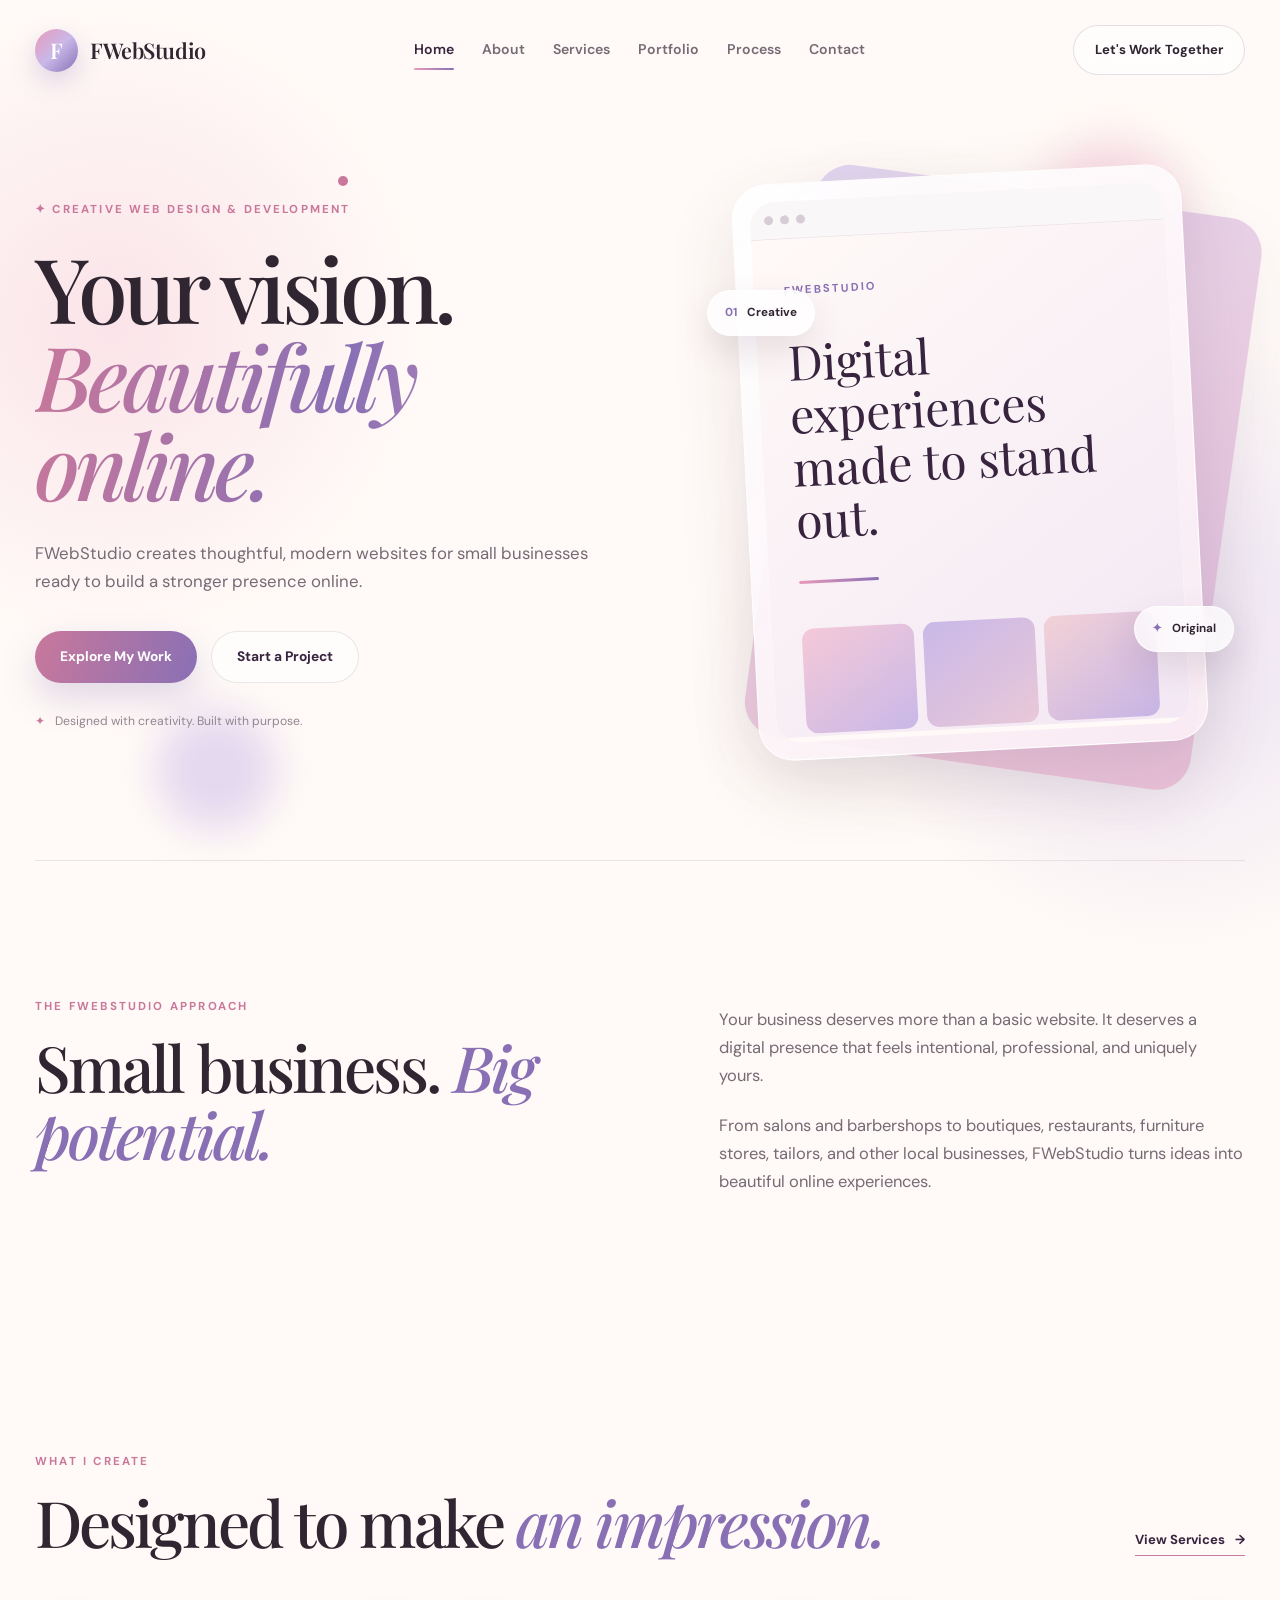
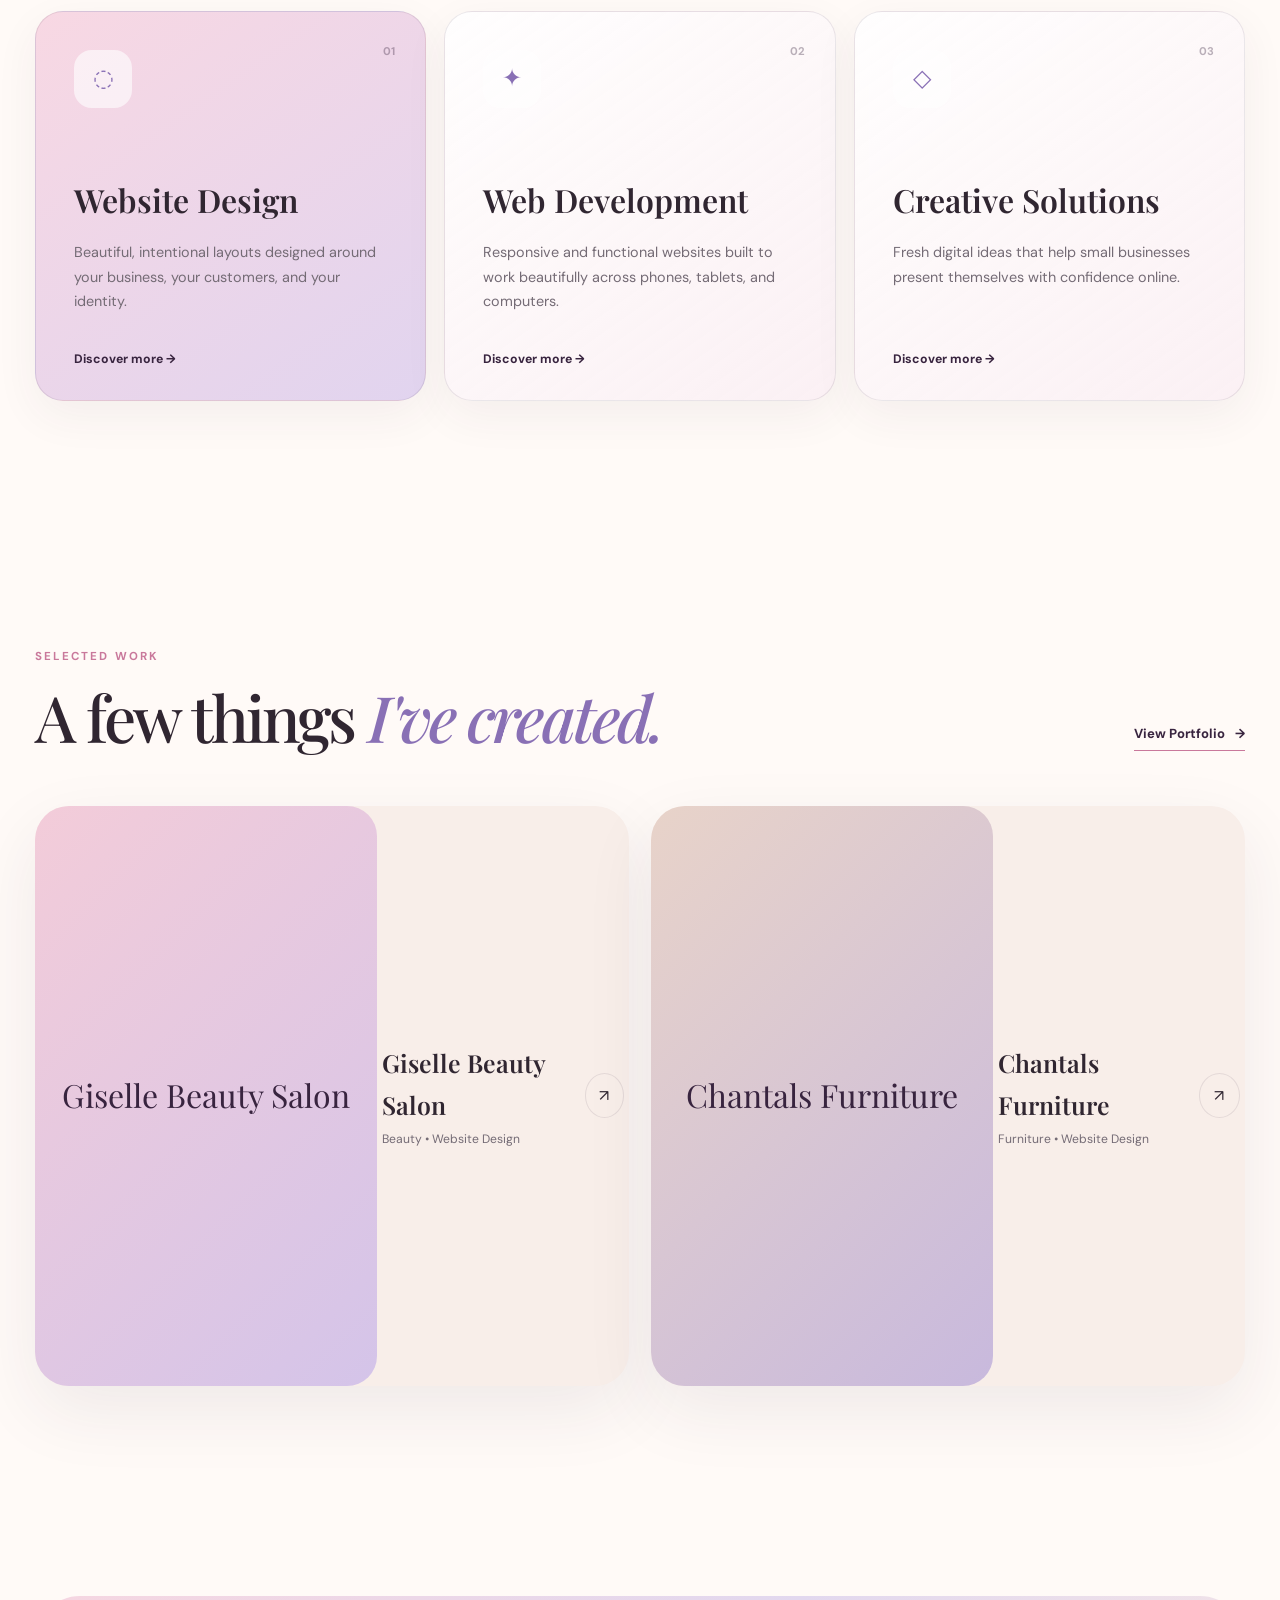
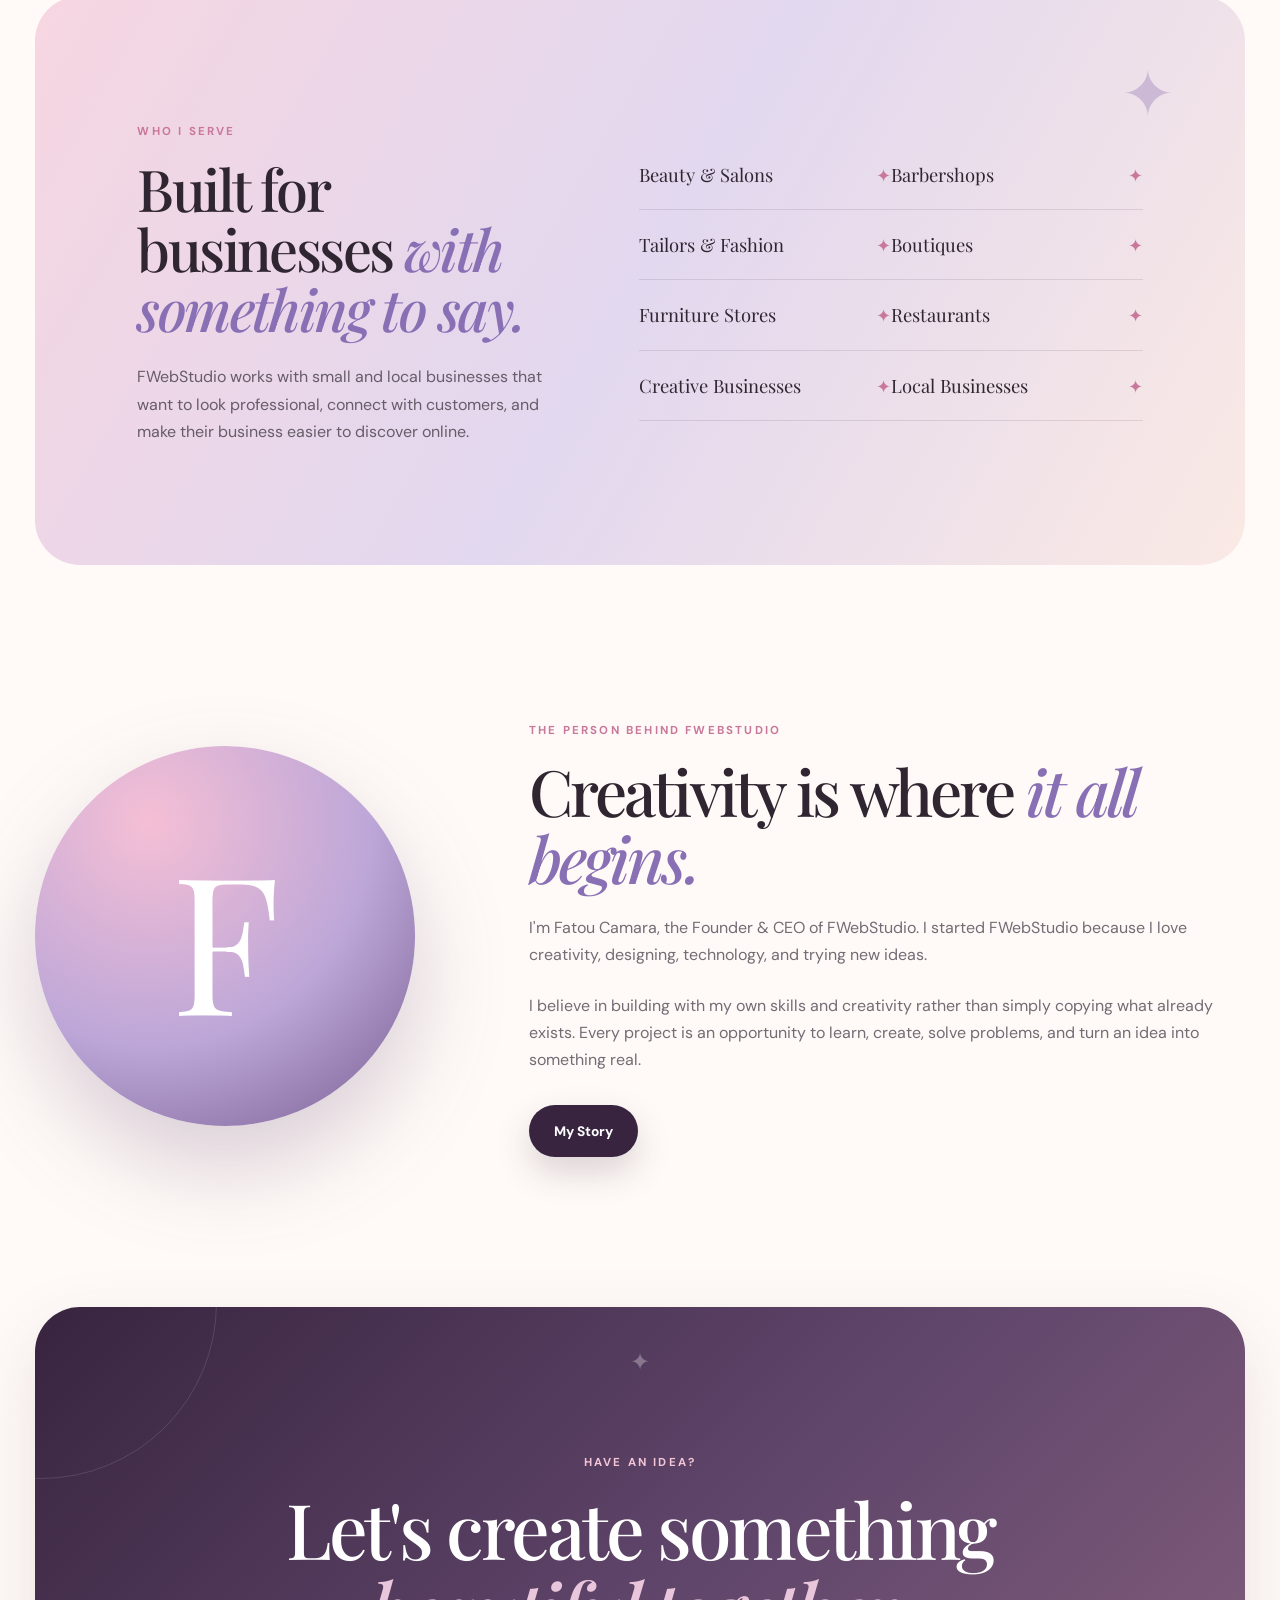
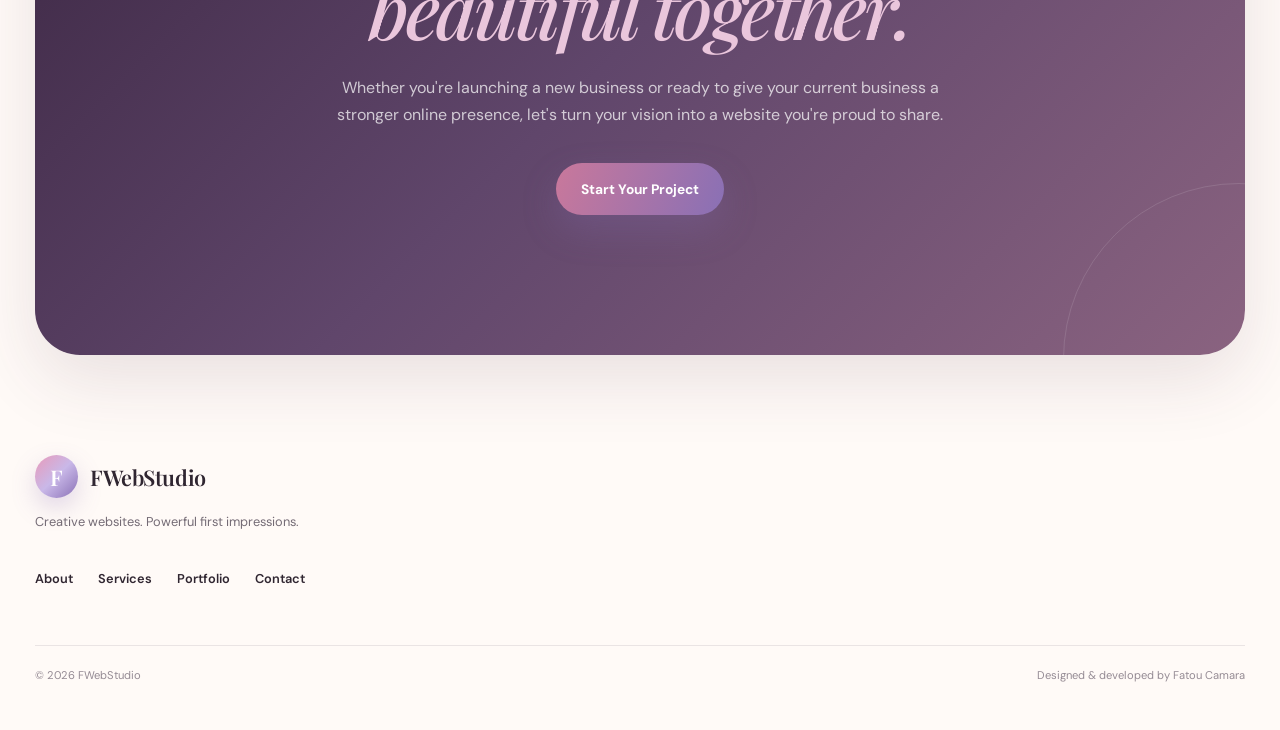
<file: Index.html>
<!DOCTYPE html>
<html lang="en">
<head>
  <meta charset="UTF-8">
  <meta name="viewport" content="width=device-width, initial-scale=1.0">

  <title>FWebStudio | Creative Websites & Digital Design</title>

  <meta
    name="description"
    content="FWebStudio creates creative, modern websites and digital experiences for small businesses."
  >

  <link rel="stylesheet" href="css/style.css">
</head>

<body>

  <!-- NAVIGATION -->
  <header class="navbar">
    <a href="index.html" class="brand">
      <span class="brand-mark">F</span>
      <span class="brand-name">FWebStudio</span>
    </a>

    <nav class="nav-links">
      <a href="index.html" class="active">Home</a>
      <a href="about.html">About</a>
      <a href="services.html">Services</a>
      <a href="portfolio.html">Portfolio</a>
      <a href="process.html">Process</a>
      <a href="contact.html">Contact</a>
    </nav>

    <a href="contact.html" class="nav-button">Let's Work Together</a>
  </header>


  <!-- HERO -->
  <main>

    <section class="hero">

      <div class="hero-glow glow-one"></div>
      <div class="hero-glow glow-two"></div>
      <div class="hero-orb orb-one"></div>
      <div class="hero-orb orb-two"></div>

      <div class="hero-content">

        <p class="eyebrow">
          ✦ CREATIVE WEB DESIGN & DEVELOPMENT
        </p>

        <h1>
          Your vision.
          <span>Beautifully online.</span>
        </h1>

        <p class="hero-text">
          FWebStudio creates thoughtful, modern websites for small businesses
          ready to build a stronger presence online.
        </p>

        <div class="hero-buttons">
          <a href="portfolio.html" class="button button-primary">
            Explore My Work
          </a>

          <a href="contact.html" class="button button-secondary">
            Start a Project
          </a>
        </div>

        <div class="hero-note">
          <span>✦</span>
          Designed with creativity. Built with purpose.
        </div>

      </div>

      <div class="hero-visual">

        <div class="visual-card card-back"></div>

        <div class="visual-card card-main">

          <div class="mini-browser">
            <div class="browser-top">
              <span></span>
              <span></span>
              <span></span>
            </div>

            <div class="browser-screen">

              <div class="screen-label">
                FWebStudio
              </div>

              <div class="screen-heading">
                Digital experiences
                made to stand out.
              </div>

              <div class="screen-line"></div>

              <div class="screen-cards">
                <div></div>
                <div></div>
                <div></div>
              </div>

            </div>
          </div>

        </div>

        <div class="floating-badge badge-one">
          <strong>01</strong>
          <span>Creative</span>
        </div>

        <div class="floating-badge badge-two">
          <strong>✦</strong>
          <span>Original</span>
        </div>

      </div>

    </section>


    <!-- INTRO -->
    <section class="intro-section">

      <div class="section-heading">
        <p class="section-label">THE FWEBSTUDIO APPROACH</p>

        <h2>
          Small business.
          <em>Big potential.</em>
        </h2>
      </div>

      <div class="intro-text">
        <p>
          Your business deserves more than a basic website. It deserves a
          digital presence that feels intentional, professional, and uniquely
          yours.
        </p>

        <p>
          From salons and barbershops to boutiques, restaurants, furniture
          stores, tailors, and other local businesses, FWebStudio turns ideas
          into beautiful online experiences.
        </p>
      </div>

    </section>


    <!-- SERVICES PREVIEW -->
    <section class="services-preview">

      <div class="section-top">

        <div>
          <p class="section-label">WHAT I CREATE</p>

          <h2>
            Designed to make
            <em>an impression.</em>
          </h2>
        </div>

        <a href="services.html" class="text-link">
          View Services <span>→</span>
        </a>

      </div>


      <div class="service-grid">

        <article class="service-card service-featured">
          <span class="service-number">01</span>
          <div class="service-icon">◌</div>

          <h3>Website Design</h3>

          <p>
            Beautiful, intentional layouts designed around your business,
            your customers, and your identity.
          </p>

          <a href="services.html">Discover more →</a>
        </article>


        <article class="service-card">
          <span class="service-number">02</span>
          <div class="service-icon">✦</div>

          <h3>Web Development</h3>

          <p>
            Responsive and functional websites built to work beautifully
            across phones, tablets, and computers.
          </p>

          <a href="services.html">Discover more →</a>
        </article>


        <article class="service-card">
          <span class="service-number">03</span>
          <div class="service-icon">◇</div>

          <h3>Creative Solutions</h3>

          <p>
            Fresh digital ideas that help small businesses present themselves
            with confidence online.
          </p>

          <a href="services.html">Discover more →</a>
        </article>

      </div>

    </section>


    <!-- PORTFOLIO PREVIEW -->
    <section class="portfolio-preview">

      <div class="section-top">

        <div>
          <p class="section-label">SELECTED WORK</p>

          <h2>
            A few things
            <em>I've created.</em>
          </h2>
        </div>

        <a href="portfolio.html" class="text-link">
          View Portfolio <span>→</span>
        </a>

      </div>


      <div class="portfolio-grid">

        <a href="portfolio.html" class="project-card project-one">

          <div class="project-placeholder">
            <span>Giselle Beauty Salon</span>
          </div>

          <div class="project-info">
            <div>
              <h3>Giselle Beauty Salon</h3>
              <p>Beauty • Website Design</p>
            </div>

            <span class="project-arrow">↗</span>
          </div>

        </a>


        <a href="portfolio.html" class="project-card project-two">

          <div class="project-placeholder">
            <span>Chantals Furniture</span>
          </div>

          <div class="project-info">
            <div>
              <h3>Chantals Furniture</h3>
              <p>Furniture • Website Design</p>
            </div>

            <span class="project-arrow">↗</span>
          </div>

        </a>

      </div>

    </section>


    <!-- CLIENT TYPES -->
    <section class="business-section">

      <div class="business-content">

        <p class="section-label">WHO I SERVE</p>

        <h2>
          Built for businesses
          <em>with something to say.</em>
        </h2>

        <p>
          FWebStudio works with small and local businesses that want to look
          professional, connect with customers, and make their business easier
          to discover online.
        </p>

      </div>


      <div class="business-list">

        <div>Beauty & Salons <span>✦</span></div>
        <div>Barbershops <span>✦</span></div>
        <div>Tailors & Fashion <span>✦</span></div>
        <div>Boutiques <span>✦</span></div>
        <div>Furniture Stores <span>✦</span></div>
        <div>Restaurants <span>✦</span></div>
        <div>Creative Businesses <span>✦</span></div>
        <div>Local Businesses <span>✦</span></div>

      </div>

    </section>


    <!-- FOUNDER -->
    <section class="founder-preview">

      <div class="founder-mark">
        F
      </div>

      <div class="founder-content">

        <p class="section-label">THE PERSON BEHIND FWEBSTUDIO</p>

        <h2>
          Creativity is where
          <em>it all begins.</em>
        </h2>

        <p>
          I'm Fatou Camara, the Founder & CEO of FWebStudio. I started
          FWebStudio because I love creativity, designing, technology, and
          trying new ideas.
        </p>

        <p>
          I believe in building with my own skills and creativity rather than
          simply copying what already exists. Every project is an opportunity
          to learn, create, solve problems, and turn an idea into something
          real.
        </p>

        <a href="about.html" class="button button-dark">
          My Story
        </a>

      </div>

    </section>


    <!-- FINAL CTA -->
    <section class="final-cta">

      <div class="cta-decoration">✦</div>

      <p class="section-label">HAVE AN IDEA?</p>

      <h2>
        Let's create something
        <em>beautiful together.</em>
      </h2>

      <p>
        Whether you're launching a new business or ready to give your current
        business a stronger online presence, let's turn your vision into a
        website you're proud to share.
      </p>

      <a href="contact.html" class="button button-primary">
        Start Your Project
      </a>

    </section>

  </main>


  <!-- FOOTER -->
  <footer class="footer">

    <div class="footer-brand">
      <a href="index.html" class="brand">
        <span class="brand-mark">F</span>
        <span class="brand-name">FWebStudio</span>
      </a>

      <p>
        Creative websites. Powerful first impressions.
      </p>
    </div>

    <div class="footer-links">

      <a href="about.html">About</a>
      <a href="services.html">Services</a>
      <a href="portfolio.html">Portfolio</a>
      <a href="contact.html">Contact</a>

    </div>

    <div class="footer-bottom">
      <span>© 2026 FWebStudio</span>
      <span>Designed & developed by Fatou Camara</span>
    </div>

  </footer>

</body>
</html>
</file>
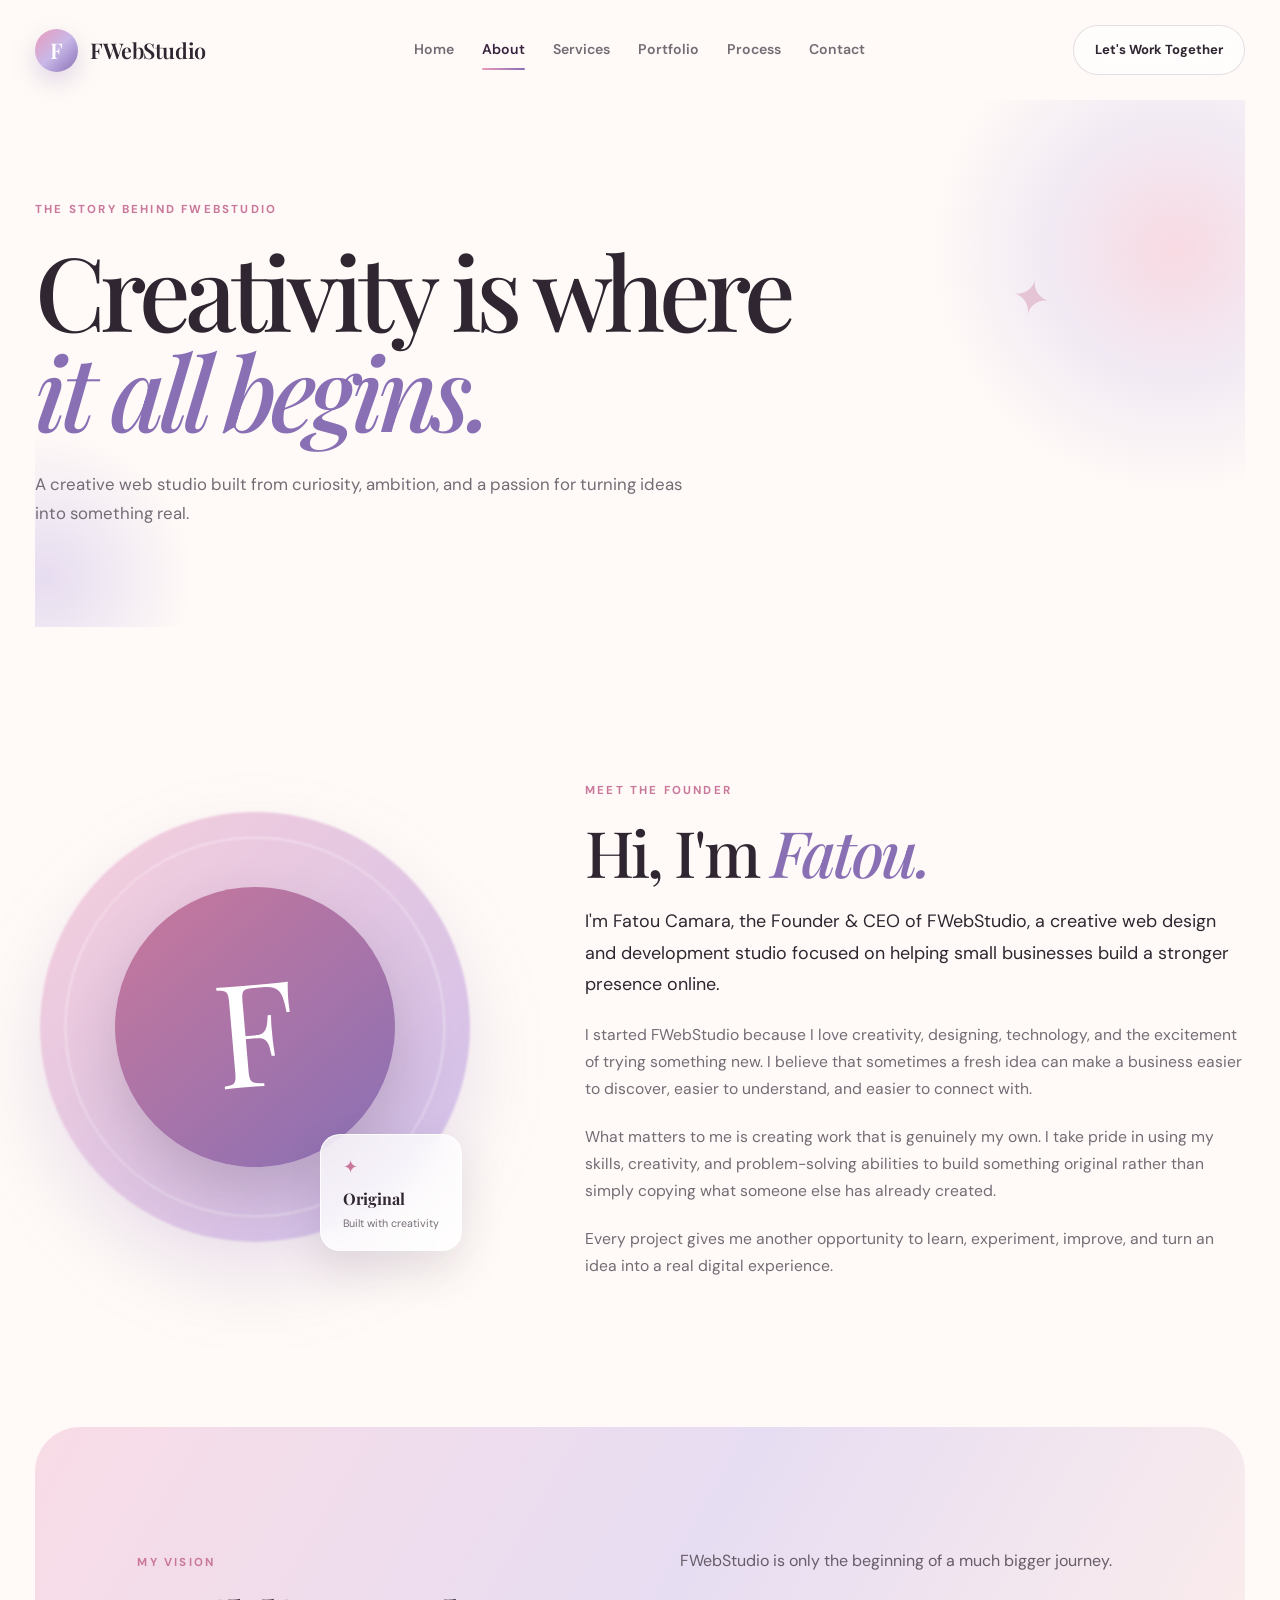
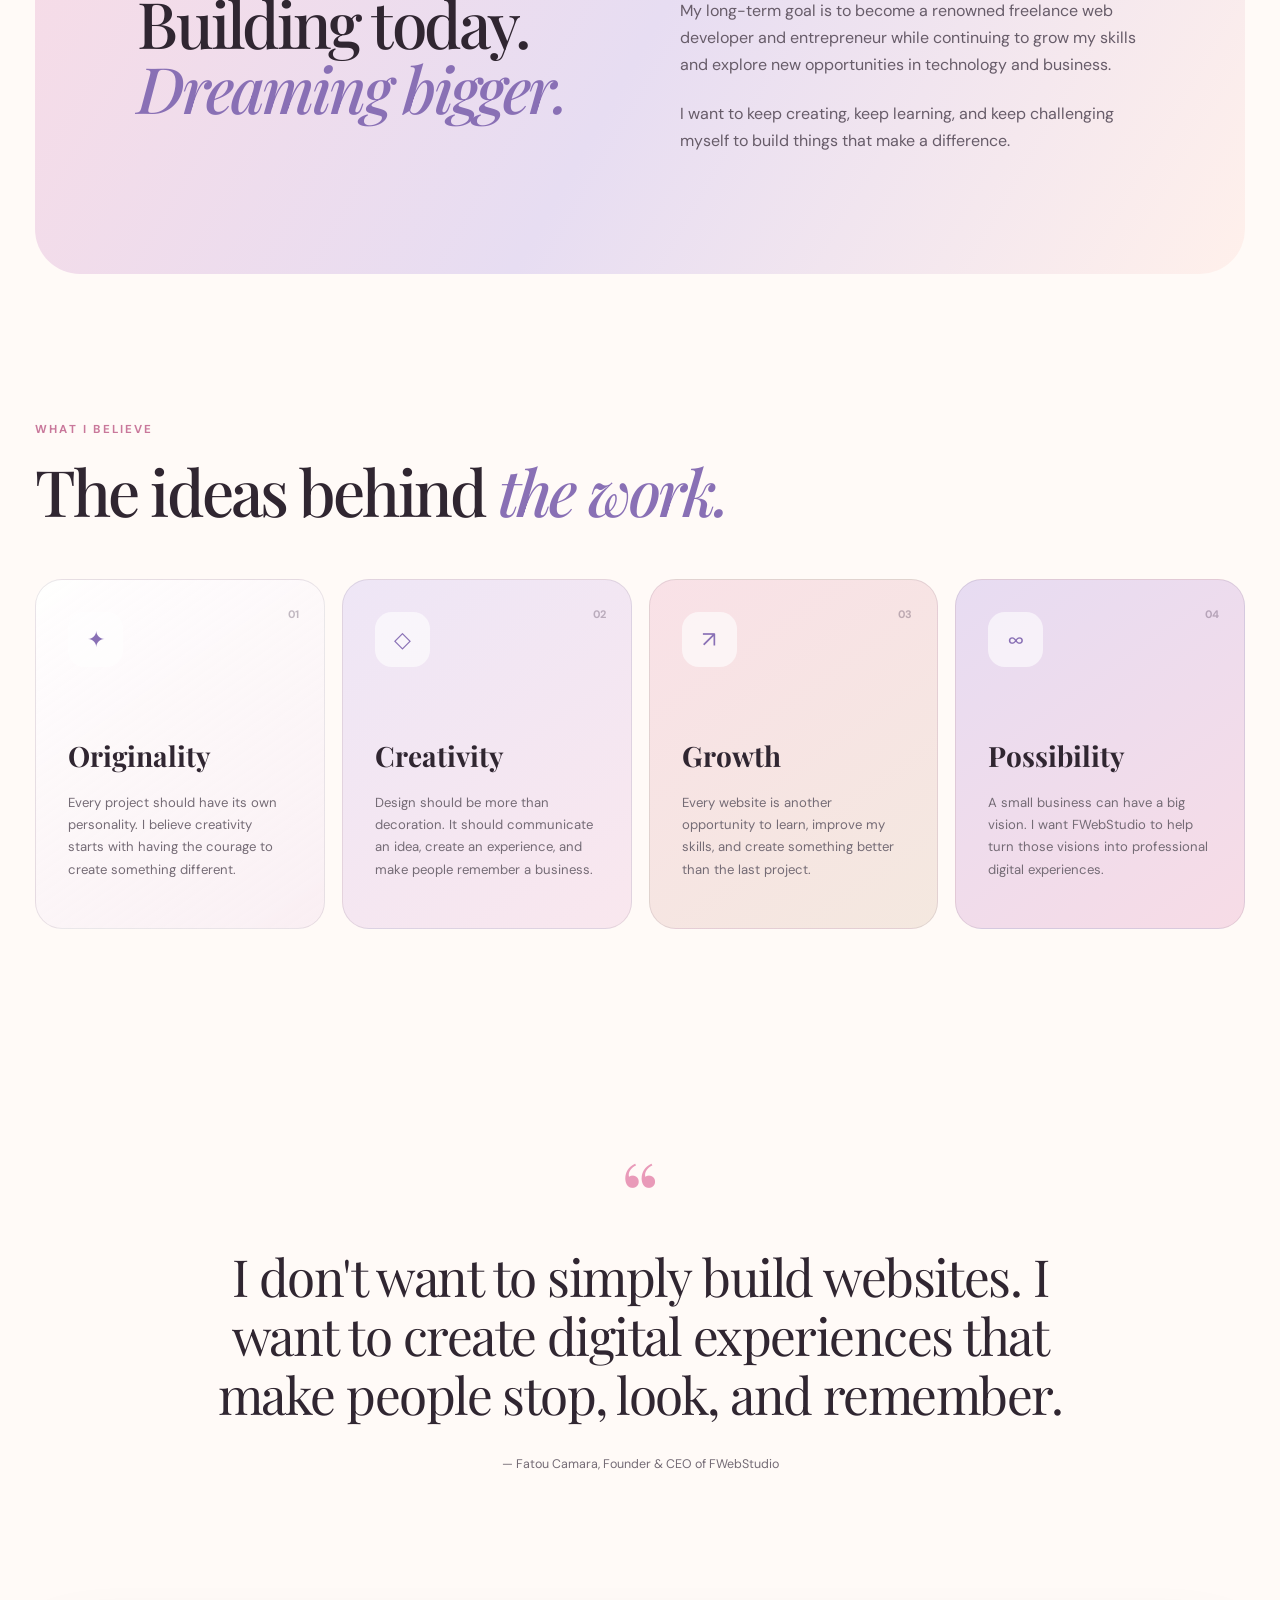
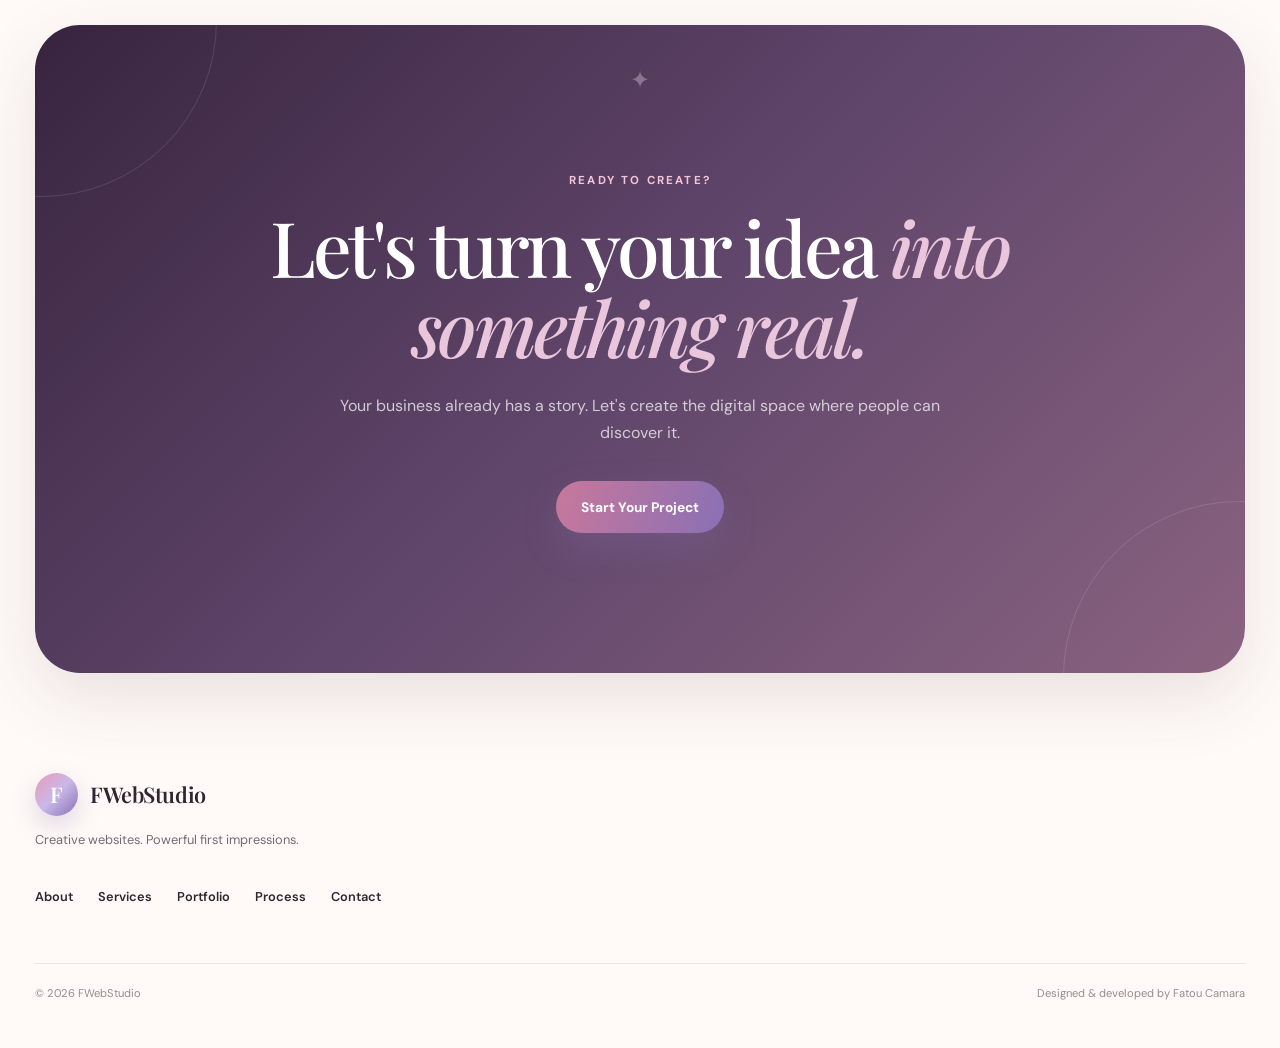
<file: about.html>
<!DOCTYPE html>
<html lang="en">
<head>
  <meta charset="UTF-8">
  <meta name="viewport" content="width=device-width, initial-scale=1.0">

  <title>About | FWebStudio</title>

  <meta
    name="description"
    content="Learn about Fatou Camara and the story behind FWebStudio."
  >

  <link rel="stylesheet" href="css/style.css">
</head>

<body>

  <!-- NAVIGATION -->
  <header class="navbar">

    <a href="index.html" class="brand">
      <span class="brand-mark">F</span>
      <span class="brand-name">FWebStudio</span>
    </a>

    <nav class="nav-links">
      <a href="index.html">Home</a>
      <a href="about.html" class="active">About</a>
      <a href="services.html">Services</a>
      <a href="portfolio.html">Portfolio</a>
      <a href="process.html">Process</a>
      <a href="contact.html">Contact</a>
    </nav>

    <a href="contact.html" class="nav-button">
      Let's Work Together
    </a>

  </header>


  <main>

    <!-- PAGE HERO -->
    <section class="inner-hero">

      <div class="inner-hero-decoration">✦</div>

      <p class="section-label">THE STORY BEHIND FWEBSTUDIO</p>

      <h1>
        Creativity is where
        <em>it all begins.</em>
      </h1>

      <p>
        A creative web studio built from curiosity, ambition,
        and a passion for turning ideas into something real.
      </p>

    </section>


    <!-- FOUNDER STORY -->
    <section class="about-story">

      <div class="about-story-visual">

        <div class="about-orb"></div>

        <div class="about-monogram">
          F
        </div>

        <div class="about-floating-card">
          <span>✦</span>
          <strong>Original</strong>
          <small>Built with creativity</small>
        </div>

      </div>


      <div class="about-story-content">

        <p class="section-label">MEET THE FOUNDER</p>

        <h2>
          Hi, I'm
          <em>Fatou.</em>
        </h2>

        <p class="lead">
          I'm Fatou Camara, the Founder & CEO of FWebStudio,
          a creative web design and development studio focused
          on helping small businesses build a stronger presence online.
        </p>

        <p>
          I started FWebStudio because I love creativity, designing,
          technology, and the excitement of trying something new.
          I believe that sometimes a fresh idea can make a business
          easier to discover, easier to understand, and easier to connect with.
        </p>

        <p>
          What matters to me is creating work that is genuinely my own.
          I take pride in using my skills, creativity, and problem-solving
          abilities to build something original rather than simply copying
          what someone else has already created.
        </p>

        <p>
          Every project gives me another opportunity to learn, experiment,
          improve, and turn an idea into a real digital experience.
        </p>

      </div>

    </section>


    <!-- VISION -->
    <section class="vision-section">

      <div class="vision-heading">

        <p class="section-label">MY VISION</p>

        <h2>
          Building today.
          <em>Dreaming bigger.</em>
        </h2>

      </div>

      <div class="vision-text">

        <p>
          FWebStudio is only the beginning of a much bigger journey.
        </p>

        <p>
          My long-term goal is to become a renowned freelance web developer
          and entrepreneur while continuing to grow my skills and explore
          new opportunities in technology and business.
        </p>

        <p>
          I want to keep creating, keep learning, and keep challenging
          myself to build things that make a difference.
        </p>

      </div>

    </section>


    <!-- VALUES -->
    <section class="values-section">

      <div class="section-top">

        <div>

          <p class="section-label">WHAT I BELIEVE</p>

          <h2>
            The ideas behind
            <em>the work.</em>
          </h2>

        </div>

      </div>


      <div class="values-grid">

        <article class="value-card">

          <span class="value-number">01</span>

          <div class="value-icon">✦</div>

          <h3>Originality</h3>

          <p>
            Every project should have its own personality.
            I believe creativity starts with having the courage
            to create something different.
          </p>

        </article>


        <article class="value-card">

          <span class="value-number">02</span>

          <div class="value-icon">◇</div>

          <h3>Creativity</h3>

          <p>
            Design should be more than decoration. It should
            communicate an idea, create an experience, and make
            people remember a business.
          </p>

        </article>


        <article class="value-card">

          <span class="value-number">03</span>

          <div class="value-icon">↗</div>

          <h3>Growth</h3>

          <p>
            Every website is another opportunity to learn,
            improve my skills, and create something better
            than the last project.
          </p>

        </article>


        <article class="value-card">

          <span class="value-number">04</span>

          <div class="value-icon">∞</div>

          <h3>Possibility</h3>

          <p>
            A small business can have a big vision.
            I want FWebStudio to help turn those visions
            into professional digital experiences.
          </p>

        </article>

      </div>

    </section>


    <!-- FOUNDER QUOTE -->
    <section class="about-quote">

      <div class="quote-symbol">“</div>

      <blockquote>
        I don't want to simply build websites.
        I want to create digital experiences that
        make people stop, look, and remember.
      </blockquote>

      <p>
        — Fatou Camara, Founder & CEO of FWebStudio
      </p>

    </section>


    <!-- CTA -->
    <section class="final-cta">

      <div class="cta-decoration">✦</div>

      <p class="section-label">READY TO CREATE?</p>

      <h2>
        Let's turn your idea
        <em>into something real.</em>
      </h2>

      <p>
        Your business already has a story.
        Let's create the digital space where people can discover it.
      </p>

      <a href="contact.html" class="button button-primary">
        Start Your Project
      </a>

    </section>

  </main>


  <!-- FOOTER -->
  <footer class="footer">

    <div class="footer-brand">

      <a href="index.html" class="brand">
        <span class="brand-mark">F</span>
        <span class="brand-name">FWebStudio</span>
      </a>

      <p>
        Creative websites. Powerful first impressions.
      </p>

    </div>


    <div class="footer-links">

      <a href="about.html">About</a>
      <a href="services.html">Services</a>
      <a href="portfolio.html">Portfolio</a>
      <a href="process.html">Process</a>
      <a href="contact.html">Contact</a>

    </div>


    <div class="footer-bottom">

      <span>© 2026 FWebStudio</span>

      <span>
        Designed & developed by Fatou Camara
      </span>

    </div>

  </footer>

</body>
</html>
</file>
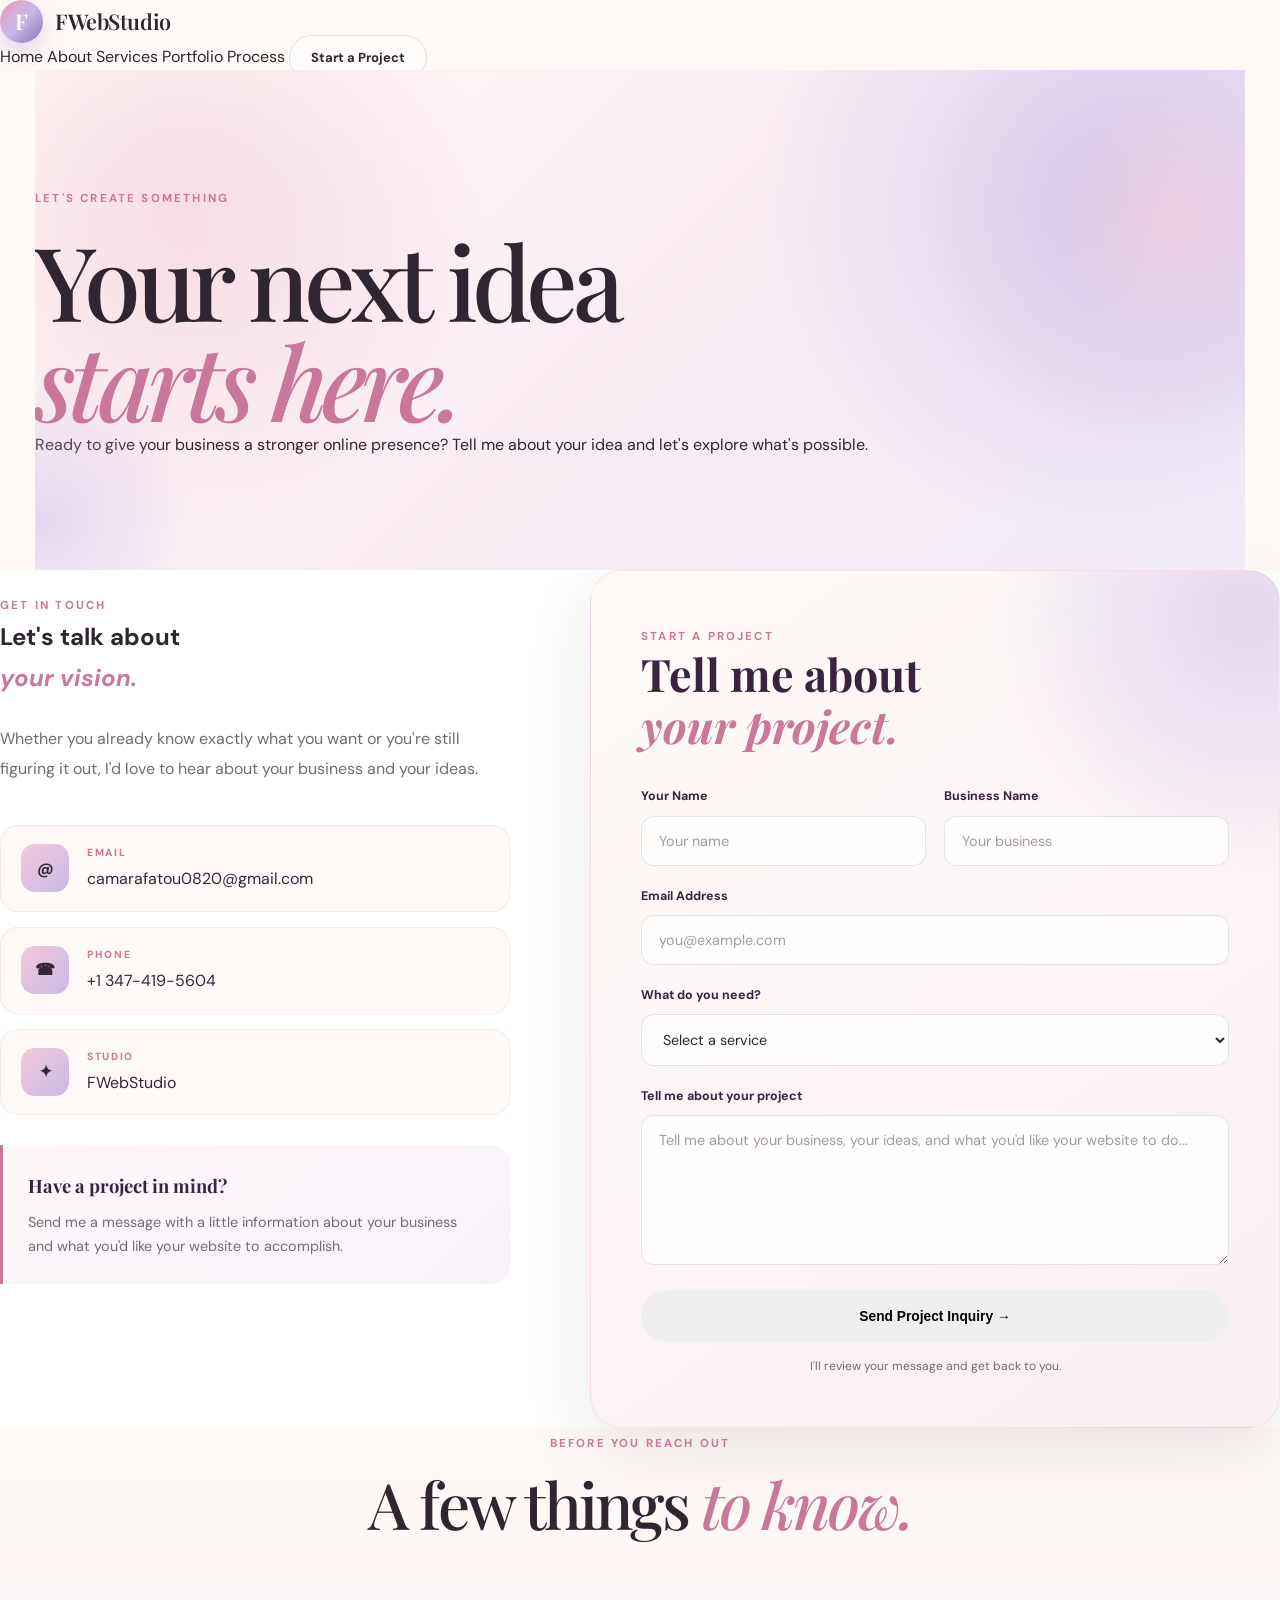
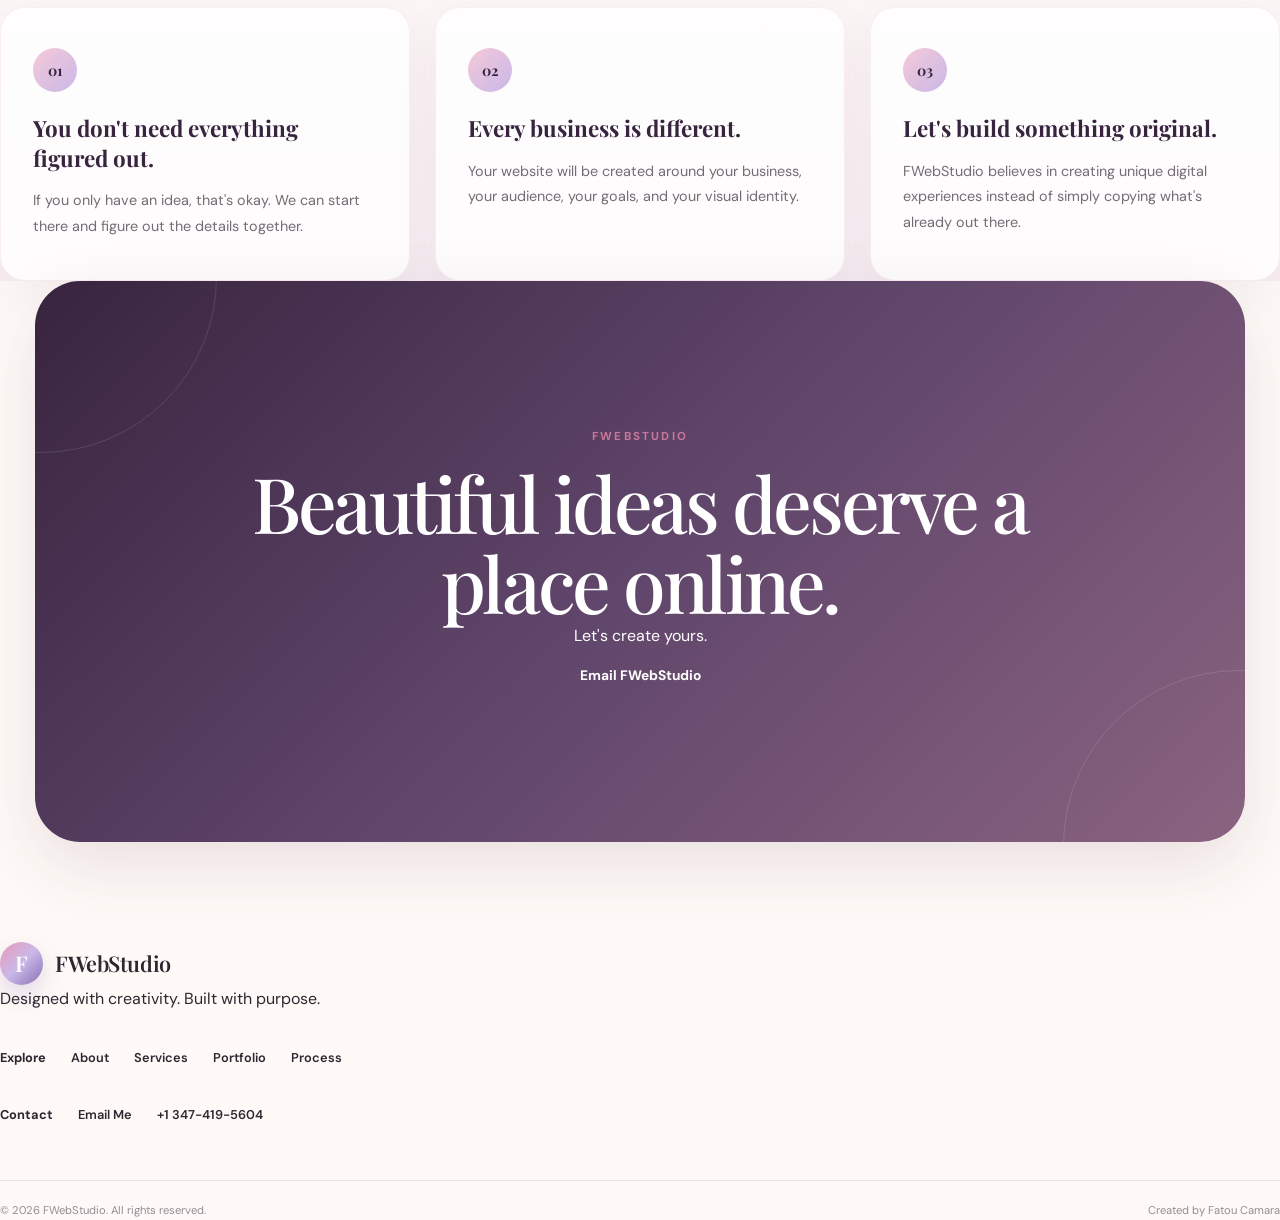
<file: contact.html>
<!DOCTYPE html>
<html lang="en">
<head>
    <meta charset="UTF-8">
    <meta name="viewport" content="width=device-width, initial-scale=1.0">

    <title>Contact | FWebStudio</title>

    <meta
        name="description"
        content="Start a website project with FWebStudio and turn your business idea into a beautiful digital experience."
    >

    <link rel="stylesheet" href="css/style.css">
</head>

<body>

<header class="site-header">

    <div class="container nav-wrapper">

        <a href="index.html" class="brand">
            <span class="brand-mark">F</span>
            <span class="brand-name">FWebStudio</span>
        </a>

        <nav class="main-nav">

            <a href="index.html">Home</a>

            <a href="about.html">About</a>

            <a href="services.html">Services</a>

            <a href="portfolio.html">Portfolio</a>

            <a href="process.html">Process</a>

            <a href="contact.html" class="nav-button active">
                Start a Project
            </a>

        </nav>

    </div>

</header>


<main>


    <!-- CONTACT HERO -->

    <section class="inner-hero contact-hero">

        <div class="container">

            <p class="eyebrow">
                LET'S CREATE SOMETHING
            </p>

            <h1>
                Your next idea
                <span>starts here.</span>
            </h1>

            <p class="inner-hero-text">
                Ready to give your business a stronger online presence?
                Tell me about your idea and let's explore what's possible.
            </p>

        </div>

    </section>



    <!-- CONTACT SECTION -->

    <section class="contact-main section">

        <div class="container contact-grid">


            <!-- LEFT SIDE -->

            <div class="contact-info">

                <p class="eyebrow">
                    GET IN TOUCH
                </p>

                <h2>
                    Let's talk about
                    <span>your vision.</span>
                </h2>

                <p class="contact-intro">
                    Whether you already know exactly what you want
                    or you're still figuring it out, I'd love to hear
                    about your business and your ideas.
                </p>


                <div class="contact-details">


                    <a
                        href="mailto:camarafatou0820@gmail.com"
                        class="contact-detail"
                    >

                        <span class="contact-icon">
                            @
                        </span>

                        <span>
                            <small>EMAIL</small>
                            camarafatou0820@gmail.com
                        </span>

                    </a>


                    <a
                        href="tel:+13474195604"
                        class="contact-detail"
                    >

                        <span class="contact-icon">
                            ☎
                        </span>

                        <span>
                            <small>PHONE</small>
                            +1 347-419-5604
                        </span>

                    </a>


                    <div class="contact-detail">

                        <span class="contact-icon">
                            ✦
                        </span>

                        <span>
                            <small>STUDIO</small>
                            FWebStudio
                        </span>

                    </div>

                </div>


                <div class="contact-note">

                    <strong>
                        Have a project in mind?
                    </strong>

                    <p>
                        Send me a message with a little information
                        about your business and what you'd like your
                        website to accomplish.
                    </p>

                </div>

            </div>



            <!-- RIGHT SIDE FORM -->

            <div class="contact-form-card">

                <div class="form-heading">

                    <p class="eyebrow">
                        START A PROJECT
                    </p>

                    <h3>
                        Tell me about
                        <span>your project.</span>
                    </h3>

                </div>


                <form
                    action="mailto:camarafatou0820@gmail.com"
                    method="post"
                    enctype="text/plain"
                >


                    <div class="form-row">


                        <div class="form-group">

                            <label for="name">
                                Your Name
                            </label>

                            <input
                                type="text"
                                id="name"
                                name="Name"
                                placeholder="Your name"
                                required
                            >

                        </div>


                        <div class="form-group">

                            <label for="business">
                                Business Name
                            </label>

                            <input
                                type="text"
                                id="business"
                                name="Business"
                                placeholder="Your business"
                                required
                            >

                        </div>


                    </div>



                    <div class="form-group">

                        <label for="email">
                            Email Address
                        </label>

                        <input
                            type="email"
                            id="email"
                            name="Email"
                            placeholder="you@example.com"
                            required
                        >

                    </div>



                    <div class="form-group">

                        <label for="service">
                            What do you need?
                        </label>

                        <select
                            id="service"
                            name="Service"
                            required
                        >

                            <option value="">
                                Select a service
                            </option>

                            <option value="Custom Website Design">
                                Custom Website Design
                            </option>

                            <option value="Website Development">
                                Website Development
                            </option>

                            <option value="Creative Digital Design">
                                Creative Digital Design
                            </option>

                            <option value="Business Website">
                                Business Website
                            </option>

                            <option value="Not Sure">
                                I'm not sure yet
                            </option>

                        </select>

                    </div>



                    <div class="form-group">

                        <label for="message">
                            Tell me about your project
                        </label>

                        <textarea
                            id="message"
                            name="Message"
                            rows="6"
                            placeholder="Tell me about your business, your ideas, and what you'd like your website to do..."
                            required
                        ></textarea>

                    </div>



                    <button
                        type="submit"
                        class="button form-button"
                    >
                        Send Project Inquiry →
                    </button>


                    <p class="form-small-text">
                        I'll review your message and get back to you.
                    </p>

                </form>

            </div>

        </div>

    </section>



    <!-- FAQ / EXPECTATIONS -->

    <section class="contact-expect section">

        <div class="container">


            <div class="section-heading centered">

                <p class="eyebrow">
                    BEFORE YOU REACH OUT
                </p>

                <h2>
                    A few things
                    <span>to know.</span>
                </h2>

            </div>



            <div class="expect-grid">


                <div class="expect-card">

                    <span class="expect-number">
                        01
                    </span>

                    <h3>
                        You don't need everything figured out.
                    </h3>

                    <p>
                        If you only have an idea, that's okay.
                        We can start there and figure out the
                        details together.
                    </p>

                </div>



                <div class="expect-card">

                    <span class="expect-number">
                        02
                    </span>

                    <h3>
                        Every business is different.
                    </h3>

                    <p>
                        Your website will be created around your
                        business, your audience, your goals,
                        and your visual identity.
                    </p>

                </div>



                <div class="expect-card">

                    <span class="expect-number">
                        03
                    </span>

                    <h3>
                        Let's build something original.
                    </h3>

                    <p>
                        FWebStudio believes in creating unique
                        digital experiences instead of simply
                        copying what's already out there.
                    </p>

                </div>


            </div>

        </div>

    </section>



    <!-- FINAL CTA -->

    <section class="final-cta section">

        <div class="container">

            <div class="final-cta-box">

                <p class="eyebrow">
                    FWEBSTUDIO
                </p>

                <h2>
                    Beautiful ideas deserve
                    a place online.
                </h2>

                <p>
                    Let's create yours.
                </p>

                <a
                    href="mailto:camarafatou0820@gmail.com"
                    class="button button-light"
                >
                    Email FWebStudio
                </a>

            </div>

        </div>

    </section>


</main>



<!-- FOOTER -->

<footer class="site-footer">

    <div class="container footer-grid">


        <div>

            <a
                href="index.html"
                class="brand footer-brand"
            >

                <span class="brand-mark">
                    F
                </span>

                <span class="brand-name">
                    FWebStudio
                </span>

            </a>

            <p>
                Designed with creativity.
                Built with purpose.
            </p>

        </div>



        <div class="footer-links">

            <h4>
                Explore
            </h4>

            <a href="about.html">
                About
            </a>

            <a href="services.html">
                Services
            </a>

            <a href="portfolio.html">
                Portfolio
            </a>

            <a href="process.html">
                Process
            </a>

        </div>



        <div class="footer-links">

            <h4>
                Contact
            </h4>

            <a href="mailto:camarafatou0820@gmail.com">
                Email Me
            </a>

            <a href="tel:+13474195604">
                +1 347-419-5604
            </a>

        </div>


    </div>



    <div class="container footer-bottom">

        <p>
            © 2026 FWebStudio. All rights reserved.
        </p>

        <p>
            Created by Fatou Camara
        </p>

    </div>

</footer>


</body>
</html>
</file>
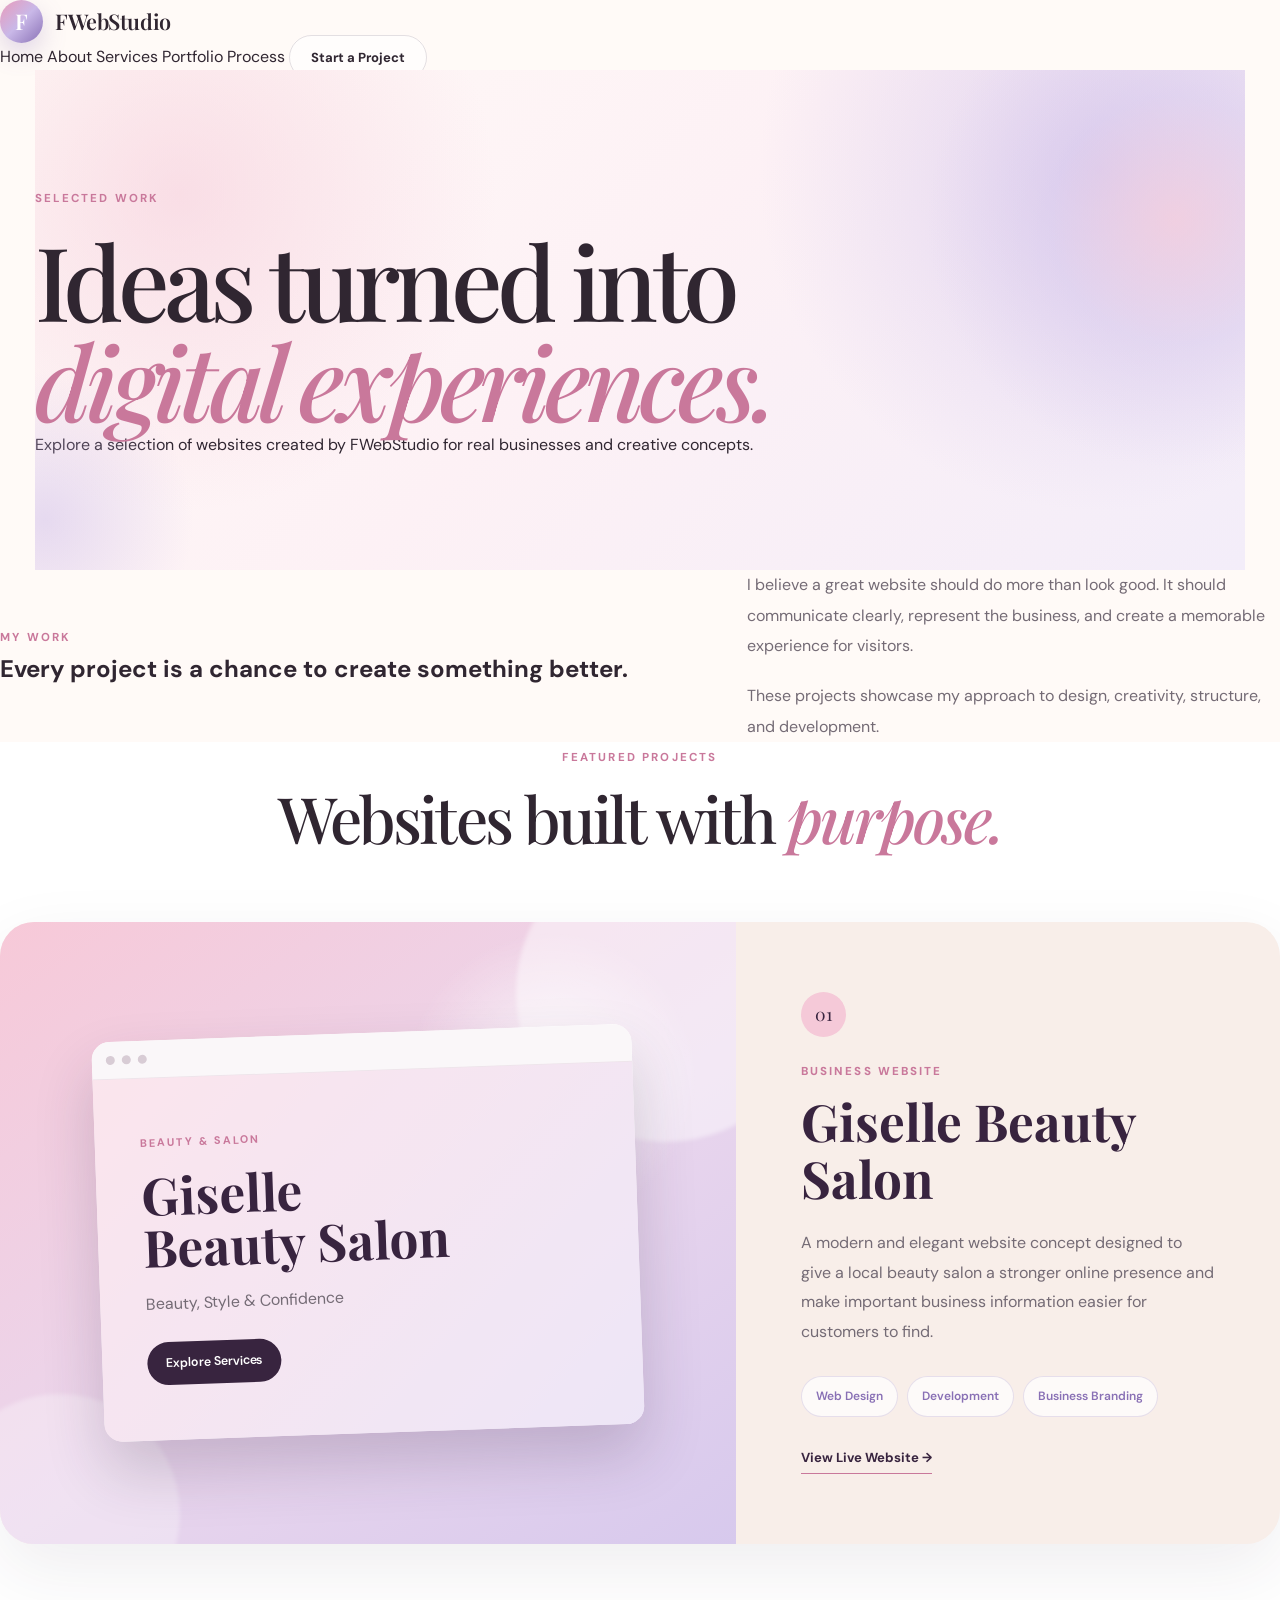
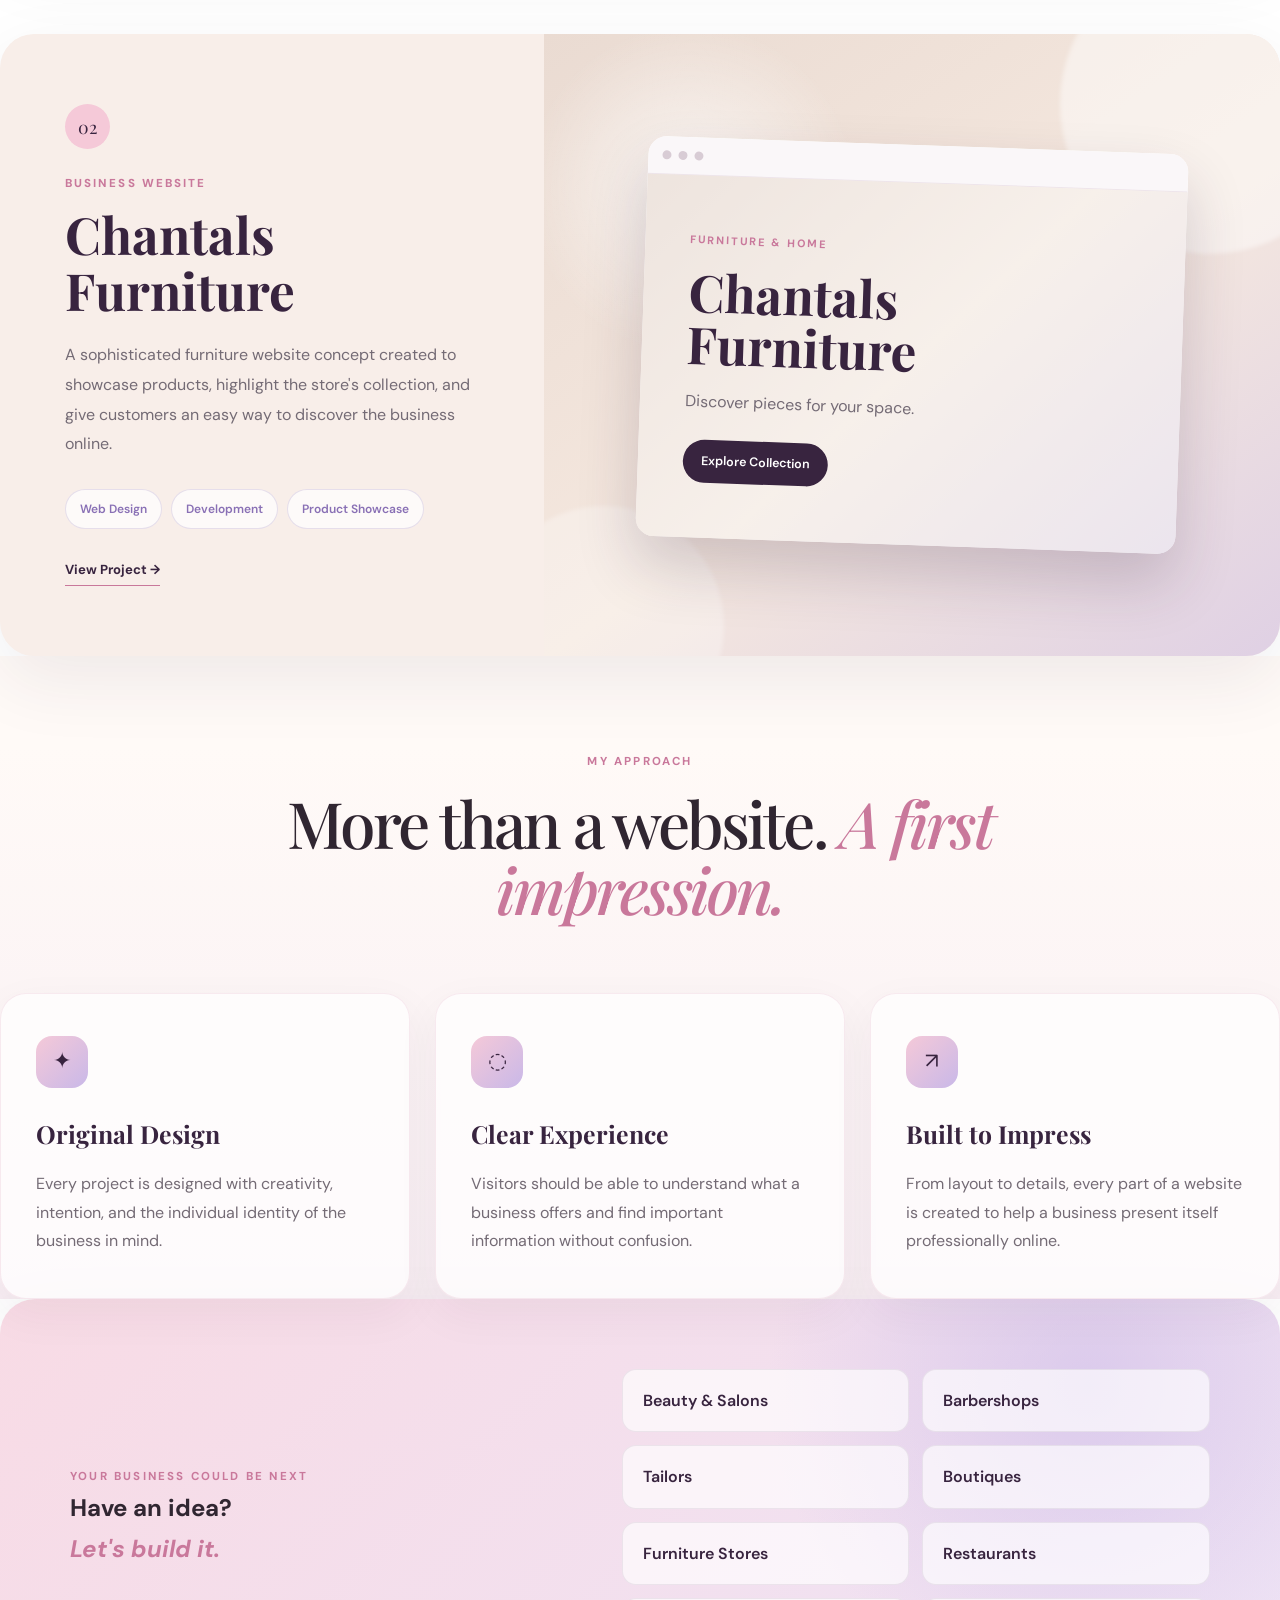
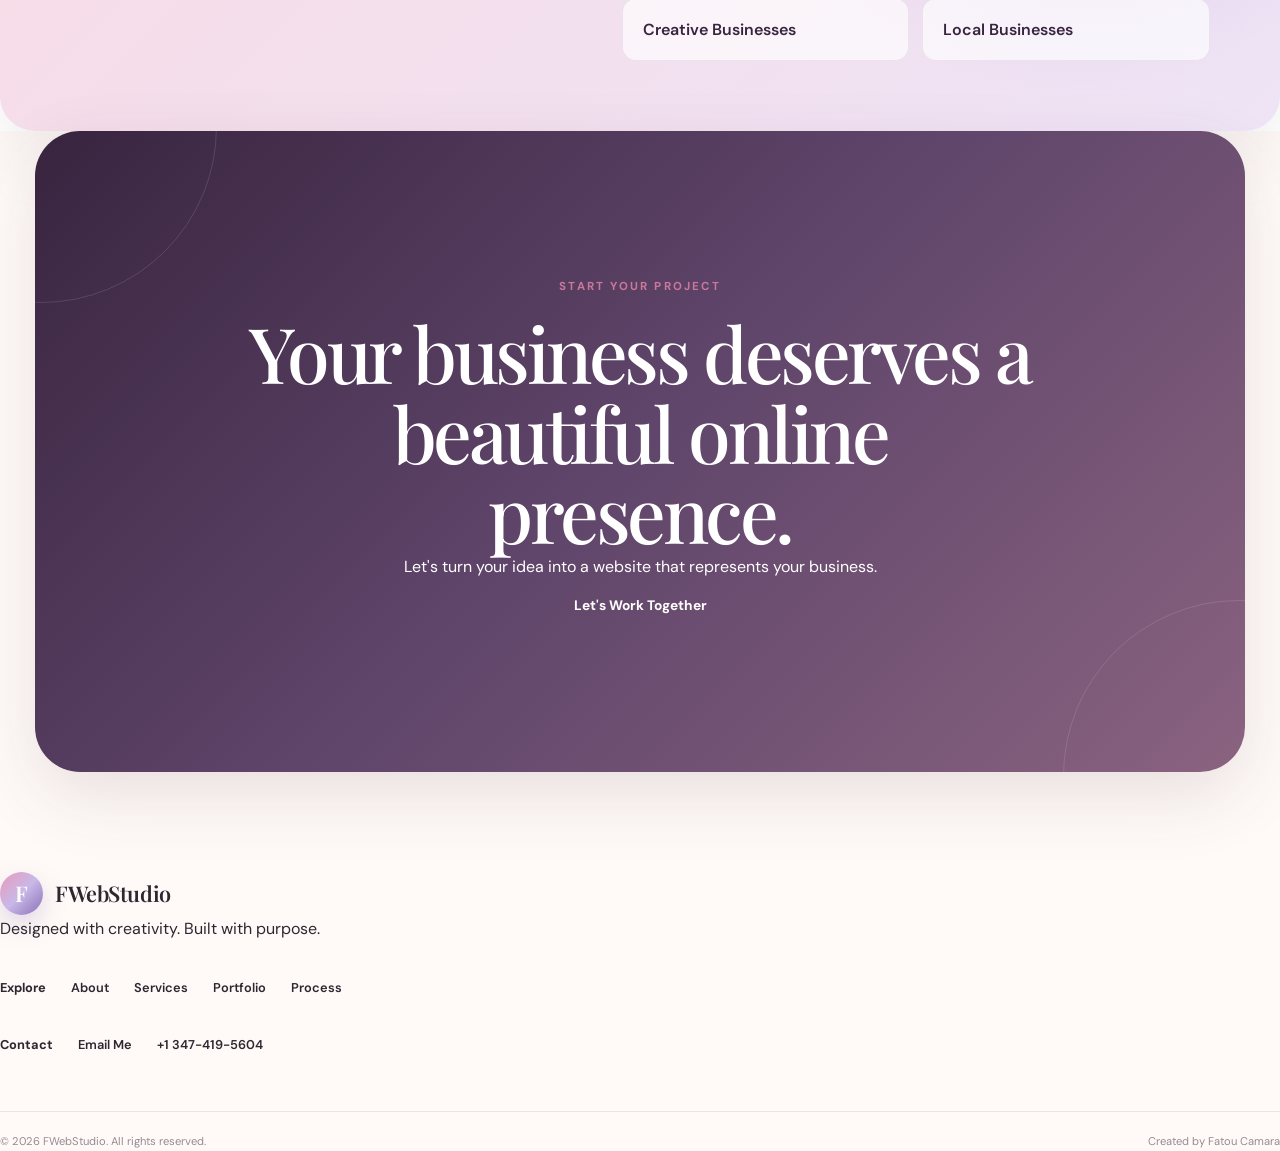
<file: portfolio.html>
<!DOCTYPE html>
<html lang="en">
<head>
    <meta charset="UTF-8">
    <meta name="viewport" content="width=device-width, initial-scale=1.0">
    <title>Portfolio | FWebStudio</title>
    <meta name="description" content="Explore websites and digital experiences created by FWebStudio.">
    <link rel="stylesheet" href="css/style.css">
</head>

<body>

<header class="site-header">
    <div class="container nav-wrapper">

        <a href="index.html" class="brand">
            <span class="brand-mark">F</span>
            <span class="brand-name">FWebStudio</span>
        </a>

        <nav class="main-nav">
            <a href="index.html">Home</a>
            <a href="about.html">About</a>
            <a href="services.html">Services</a>
            <a href="portfolio.html" class="active">Portfolio</a>
            <a href="process.html">Process</a>
            <a href="contact.html" class="nav-button">Start a Project</a>
        </nav>

    </div>
</header>


<main>

    <!-- PORTFOLIO HERO -->
    <section class="inner-hero portfolio-hero">
        <div class="container">

            <p class="eyebrow">SELECTED WORK</p>

            <h1>
                Ideas turned into
                <span>digital experiences.</span>
            </h1>

            <p class="inner-hero-text">
                Explore a selection of websites created by FWebStudio
                for real businesses and creative concepts.
            </p>

        </div>
    </section>


    <!-- INTRO -->
    <section class="portfolio-intro section">
        <div class="container portfolio-intro-grid">

            <div>
                <p class="eyebrow">MY WORK</p>

                <h2>
                    Every project is a chance
                    to create something better.
                </h2>
            </div>

            <div>
                <p>
                    I believe a great website should do more than look good.
                    It should communicate clearly, represent the business,
                    and create a memorable experience for visitors.
                </p>

                <p>
                    These projects showcase my approach to design,
                    creativity, structure, and development.
                </p>
            </div>

        </div>
    </section>


    <!-- FEATURED PROJECTS -->
    <section class="portfolio-projects section">
        <div class="container">

            <div class="section-heading centered">
                <p class="eyebrow">FEATURED PROJECTS</p>

                <h2>
                    Websites built with
                    <span>purpose.</span>
                </h2>
            </div>


            <!-- PROJECT 1 -->
            <article class="project-card project-card-featured">

                <div class="project-image project-image-salon">

                    <div class="browser-window">

                        <div class="browser-top">
                            <span></span>
                            <span></span>
                            <span></span>
                        </div>

                        <div class="browser-content salon-preview">
                            <div class="preview-label">BEAUTY &amp; SALON</div>

                            <h3>
                                Giselle
                                <br>
                                Beauty Salon
                            </h3>

                            <p>
                                Beauty, Style &amp; Confidence
                            </p>

                            <div class="preview-button">
                                Explore Services
                            </div>
                        </div>

                    </div>

                </div>


                <div class="project-content">

                    <span class="project-number">01</span>

                    <p class="project-category">
                        BUSINESS WEBSITE
                    </p>

                    <h3>Giselle Beauty Salon</h3>

                    <p>
                        A modern and elegant website concept designed
                        to give a local beauty salon a stronger online
                        presence and make important business information
                        easier for customers to find.
                    </p>

                    <div class="project-tags">
                        <span>Web Design</span>
                        <span>Development</span>
                        <span>Business Branding</span>
                    </div>

                    <a
                        href="https://giselle-beauty-salon.camarafatou0820d.workers.dev"
                        target="_blank"
                        rel="noopener noreferrer"
                        class="text-link"
                    >
                        View Live Website →
                    </a>

                </div>

            </article>


            <!-- PROJECT 2 -->
            <article class="project-card project-card-reverse">

                <div class="project-image project-image-furniture">

                    <div class="browser-window">

                        <div class="browser-top">
                            <span></span>
                            <span></span>
                            <span></span>
                        </div>

                        <div class="browser-content furniture-preview">

                            <div class="preview-label">
                                FURNITURE &amp; HOME
                            </div>

                            <h3>
                                Chantals
                                <br>
                                Furniture
                            </h3>

                            <p>
                                Discover pieces for your space.
                            </p>

                            <div class="preview-button">
                                Explore Collection
                            </div>

                        </div>

                    </div>

                </div>


                <div class="project-content">

                    <span class="project-number">02</span>

                    <p class="project-category">
                        BUSINESS WEBSITE
                    </p>

                    <h3>Chantals Furniture</h3>

                    <p>
                        A sophisticated furniture website concept created
                        to showcase products, highlight the store's
                        collection, and give customers an easy way to
                        discover the business online.
                    </p>

                    <div class="project-tags">
                        <span>Web Design</span>
                        <span>Development</span>
                        <span>Product Showcase</span>
                    </div>

                    <a
                        href="#"
                        class="text-link"
                    >
                        View Project →
                    </a>

                </div>

            </article>

        </div>
    </section>


    <!-- WHAT MY WORK SHOWS -->
    <section class="portfolio-values section">

        <div class="container">

            <div class="section-heading centered">

                <p class="eyebrow">MY APPROACH</p>

                <h2>
                    More than a website.
                    <span>A first impression.</span>
                </h2>

            </div>


            <div class="portfolio-values-grid">

                <div class="portfolio-value-card">

                    <span class="portfolio-value-icon">✦</span>

                    <h3>Original Design</h3>

                    <p>
                        Every project is designed with creativity,
                        intention, and the individual identity of the
                        business in mind.
                    </p>

                </div>


                <div class="portfolio-value-card">

                    <span class="portfolio-value-icon">◌</span>

                    <h3>Clear Experience</h3>

                    <p>
                        Visitors should be able to understand what a
                        business offers and find important information
                        without confusion.
                    </p>

                </div>


                <div class="portfolio-value-card">

                    <span class="portfolio-value-icon">↗</span>

                    <h3>Built to Impress</h3>

                    <p>
                        From layout to details, every part of a website
                        is created to help a business present itself
                        professionally online.
                    </p>

                </div>

            </div>

        </div>

    </section>


    <!-- BUSINESS TYPES -->
    <section class="portfolio-businesses section">

        <div class="container">

            <div class="portfolio-business-box">

                <div>

                    <p class="eyebrow">
                        YOUR BUSINESS COULD BE NEXT
                    </p>

                    <h2>
                        Have an idea?
                        <span>Let's build it.</span>
                    </h2>

                </div>


                <div class="portfolio-business-list">

                    <span>Beauty &amp; Salons</span>
                    <span>Barbershops</span>
                    <span>Tailors</span>
                    <span>Boutiques</span>
                    <span>Furniture Stores</span>
                    <span>Restaurants</span>
                    <span>Creative Businesses</span>
                    <span>Local Businesses</span>

                </div>

            </div>

        </div>

    </section>


    <!-- CTA -->
    <section class="final-cta section">

        <div class="container">

            <div class="final-cta-box">

                <p class="eyebrow">START YOUR PROJECT</p>

                <h2>
                    Your business deserves
                    a beautiful online presence.
                </h2>

                <p>
                    Let's turn your idea into a website
                    that represents your business.
                </p>

                <a href="contact.html" class="button button-light">
                    Let's Work Together
                </a>

            </div>

        </div>

    </section>

</main>


<footer class="site-footer">

    <div class="container footer-grid">

        <div>

            <a href="index.html" class="brand footer-brand">
                <span class="brand-mark">F</span>
                <span class="brand-name">FWebStudio</span>
            </a>

            <p>
                Designed with creativity.
                Built with purpose.
            </p>

        </div>


        <div class="footer-links">

            <h4>Explore</h4>

            <a href="about.html">About</a>
            <a href="services.html">Services</a>
            <a href="portfolio.html">Portfolio</a>
            <a href="process.html">Process</a>

        </div>


        <div class="footer-links">

            <h4>Contact</h4>

            <a href="mailto:camarafatou0820@gmail.com">
                Email Me
            </a>

            <a href="tel:+13474195604">
                +1 347-419-5604
            </a>

        </div>

    </div>


    <div class="container footer-bottom">

        <p>
            © 2026 FWebStudio. All rights reserved.
        </p>

        <p>
            Created by Fatou Camara
        </p>

    </div>

</footer>

</body>
</html>
</file>
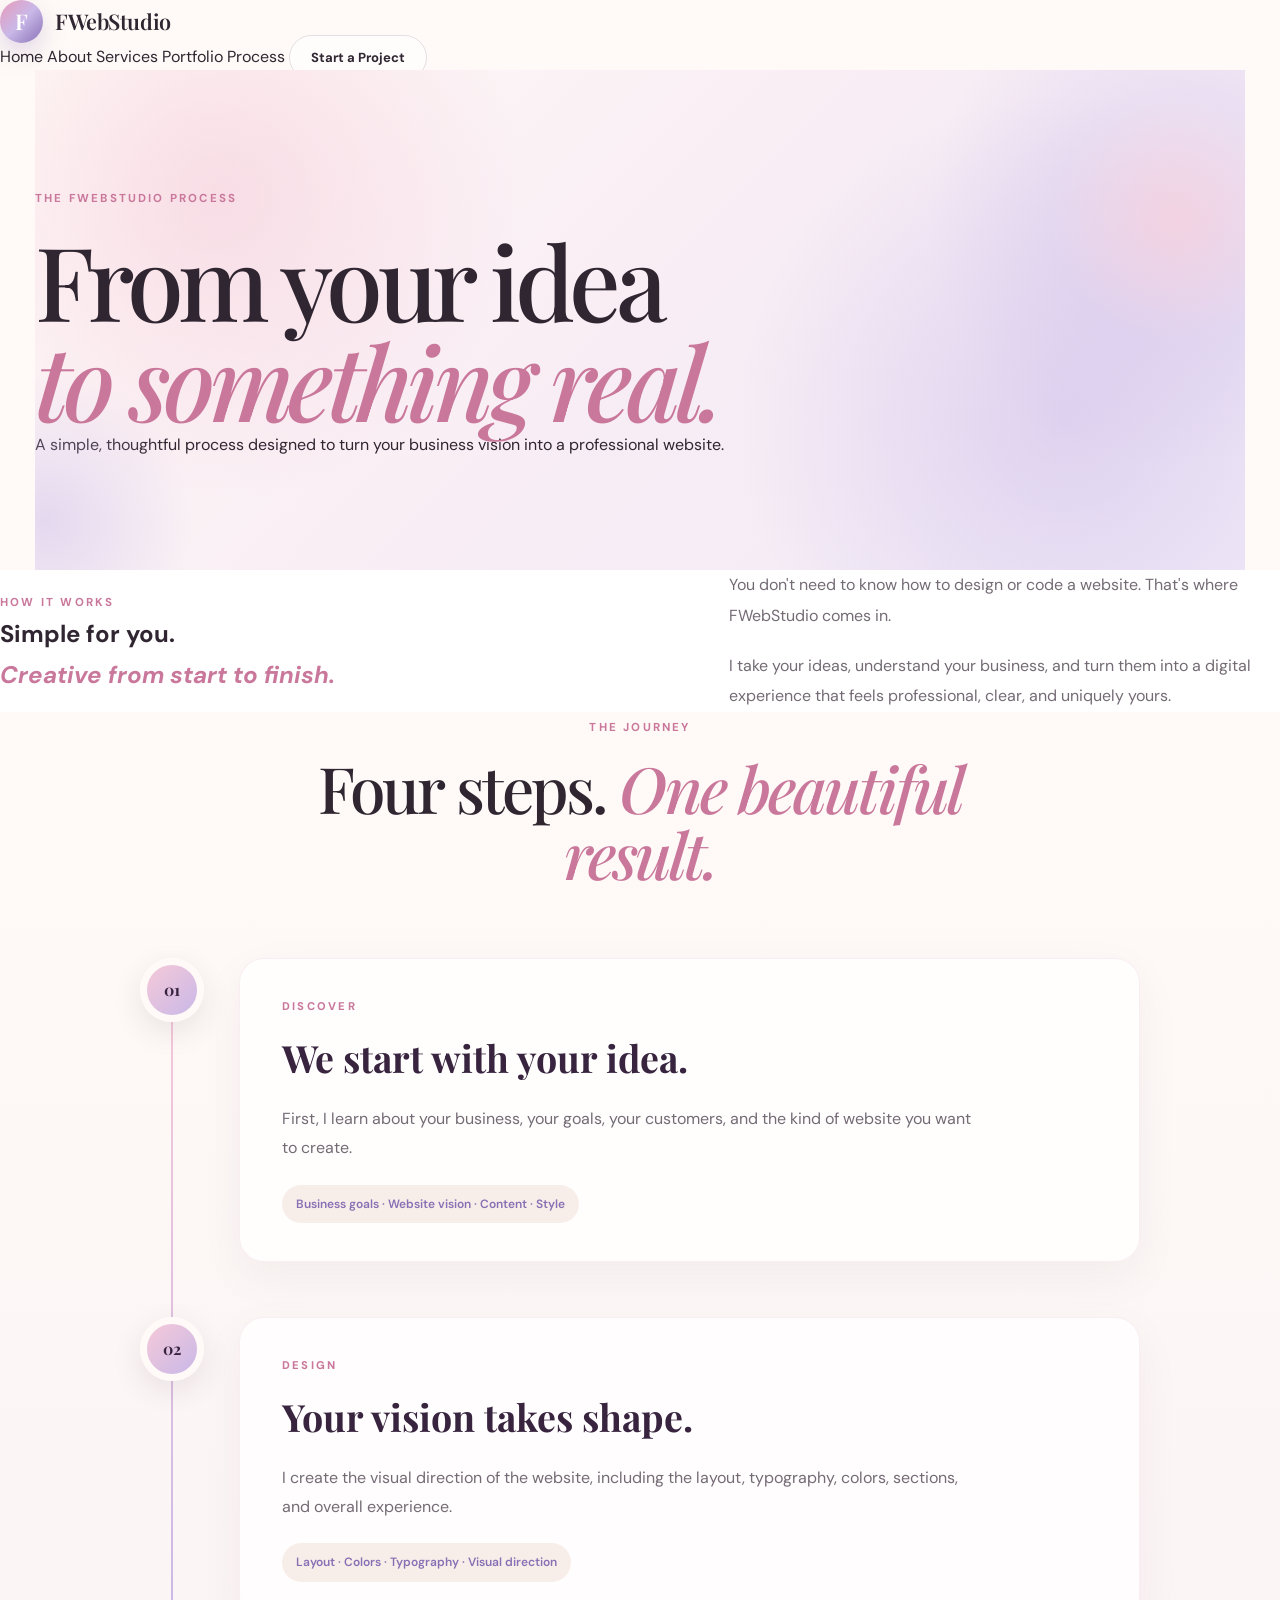
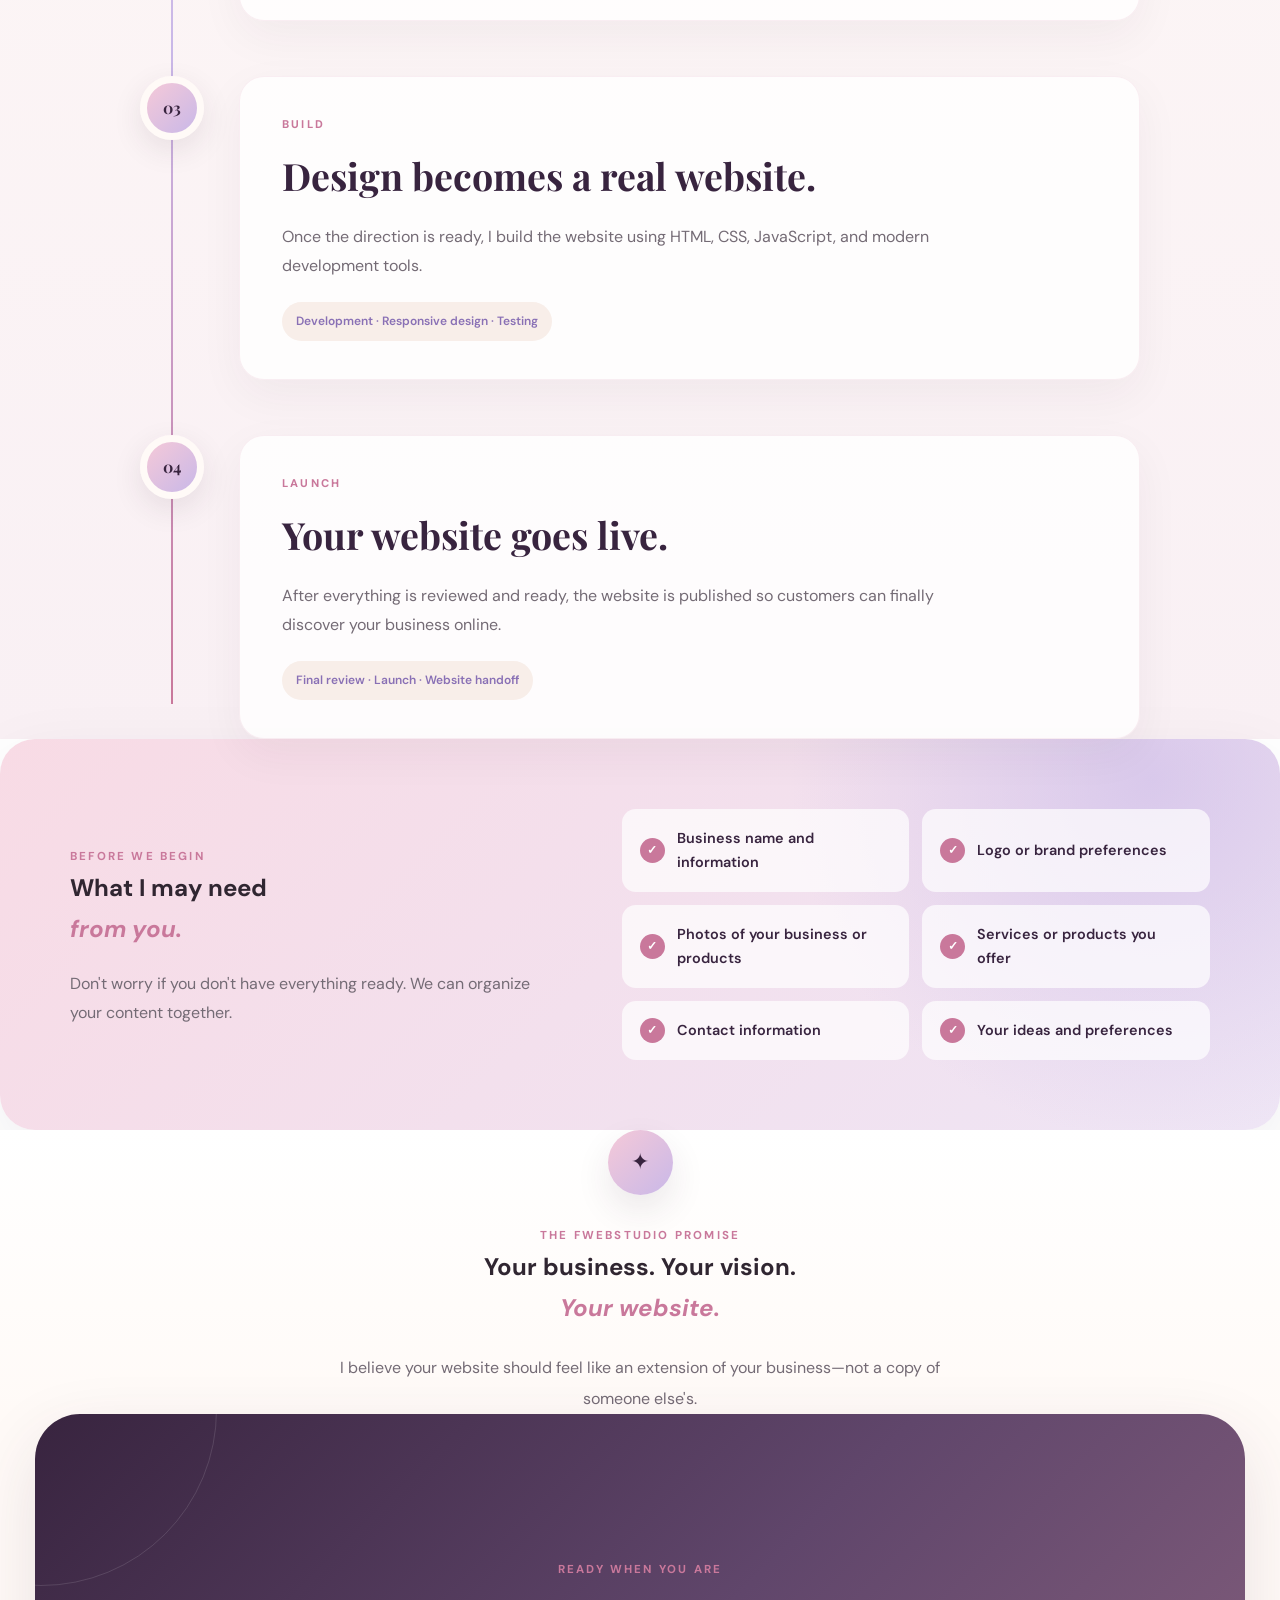
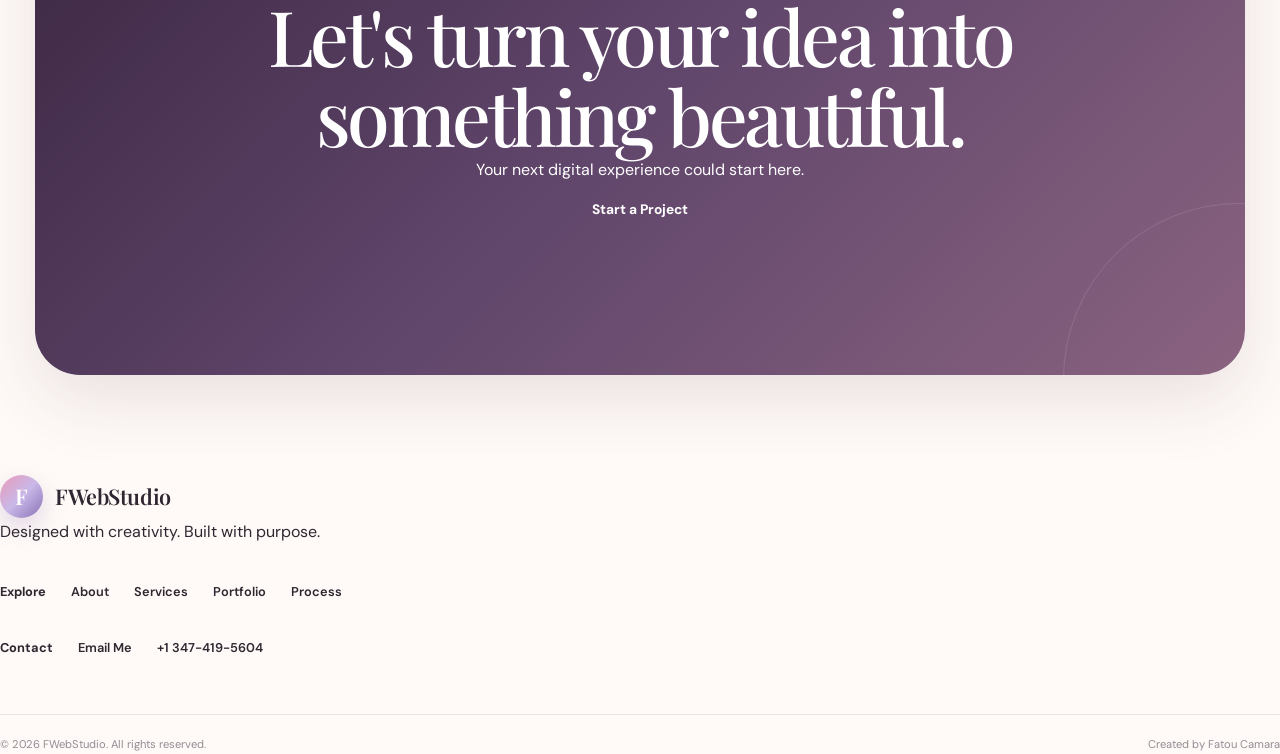
<file: process.html>
<!DOCTYPE html>
<html lang="en">
<head>
    <meta charset="UTF-8">
    <meta name="viewport" content="width=device-width, initial-scale=1.0">
    <title>Process | FWebStudio</title>
    <meta name="description" content="Learn how FWebStudio turns business ideas into beautiful websites.">
    <link rel="stylesheet" href="css/style.css">
</head>

<body>

<header class="site-header">
    <div class="container nav-wrapper">

        <a href="index.html" class="brand">
            <span class="brand-mark">F</span>
            <span class="brand-name">FWebStudio</span>
        </a>

        <nav class="main-nav">
            <a href="index.html">Home</a>
            <a href="about.html">About</a>
            <a href="services.html">Services</a>
            <a href="portfolio.html">Portfolio</a>
            <a href="process.html" class="active">Process</a>
            <a href="contact.html" class="nav-button">Start a Project</a>
        </nav>

    </div>
</header>


<main>

    <!-- HERO -->
    <section class="inner-hero process-hero">
        <div class="container">

            <p class="eyebrow">THE FWEBSTUDIO PROCESS</p>

            <h1>
                From your idea
                <span>to something real.</span>
            </h1>

            <p class="inner-hero-text">
                A simple, thoughtful process designed to turn your
                business vision into a professional website.
            </p>

        </div>
    </section>


    <!-- INTRO -->
    <section class="process-intro section">

        <div class="container process-intro-grid">

            <div>
                <p class="eyebrow">HOW IT WORKS</p>

                <h2>
                    Simple for you.
                    <span>Creative from start to finish.</span>
                </h2>
            </div>

            <div>
                <p>
                    You don't need to know how to design or code a website.
                    That's where FWebStudio comes in.
                </p>

                <p>
                    I take your ideas, understand your business, and
                    turn them into a digital experience that feels
                    professional, clear, and uniquely yours.
                </p>
            </div>

        </div>

    </section>


    <!-- PROCESS STEPS -->
    <section class="process-steps section">

        <div class="container">

            <div class="section-heading centered">

                <p class="eyebrow">THE JOURNEY</p>

                <h2>
                    Four steps.
                    <span>One beautiful result.</span>
                </h2>

            </div>


            <div class="process-timeline">


                <!-- STEP 1 -->
                <article class="process-step">

                    <div class="process-number">
                        01
                    </div>

                    <div class="process-step-content">

                        <p class="process-label">
                            DISCOVER
                        </p>

                        <h3>
                            We start with your idea.
                        </h3>

                        <p>
                            First, I learn about your business, your goals,
                            your customers, and the kind of website you
                            want to create.
                        </p>

                        <div class="process-detail">
                            Business goals · Website vision · Content · Style
                        </div>

                    </div>

                </article>


                <!-- STEP 2 -->
                <article class="process-step">

                    <div class="process-number">
                        02
                    </div>

                    <div class="process-step-content">

                        <p class="process-label">
                            DESIGN
                        </p>

                        <h3>
                            Your vision takes shape.
                        </h3>

                        <p>
                            I create the visual direction of the website,
                            including the layout, typography, colors,
                            sections, and overall experience.
                        </p>

                        <div class="process-detail">
                            Layout · Colors · Typography · Visual direction
                        </div>

                    </div>

                </article>


                <!-- STEP 3 -->
                <article class="process-step">

                    <div class="process-number">
                        03
                    </div>

                    <div class="process-step-content">

                        <p class="process-label">
                            BUILD
                        </p>

                        <h3>
                            Design becomes a real website.
                        </h3>

                        <p>
                            Once the direction is ready, I build the
                            website using HTML, CSS, JavaScript, and
                            modern development tools.
                        </p>

                        <div class="process-detail">
                            Development · Responsive design · Testing
                        </div>

                    </div>

                </article>


                <!-- STEP 4 -->
                <article class="process-step">

                    <div class="process-number">
                        04
                    </div>

                    <div class="process-step-content">

                        <p class="process-label">
                            LAUNCH
                        </p>

                        <h3>
                            Your website goes live.
                        </h3>

                        <p>
                            After everything is reviewed and ready,
                            the website is published so customers can
                            finally discover your business online.
                        </p>

                        <div class="process-detail">
                            Final review · Launch · Website handoff
                        </div>

                    </div>

                </article>


            </div>

        </div>

    </section>


    <!-- WHAT CLIENTS PROVIDE -->
    <section class="process-prep section">

        <div class="container">

            <div class="process-prep-box">

                <div class="process-prep-content">

                    <p class="eyebrow">
                        BEFORE WE BEGIN
                    </p>

                    <h2>
                        What I may need
                        <span>from you.</span>
                    </h2>

                    <p>
                        Don't worry if you don't have everything ready.
                        We can organize your content together.
                    </p>

                </div>


                <div class="process-checklist">

                    <div>
                        <span>✓</span>
                        Business name and information
                    </div>

                    <div>
                        <span>✓</span>
                        Logo or brand preferences
                    </div>

                    <div>
                        <span>✓</span>
                        Photos of your business or products
                    </div>

                    <div>
                        <span>✓</span>
                        Services or products you offer
                    </div>

                    <div>
                        <span>✓</span>
                        Contact information
                    </div>

                    <div>
                        <span>✓</span>
                        Your ideas and preferences
                    </div>

                </div>

            </div>

        </div>

    </section>


    <!-- PROMISE -->
    <section class="process-promise section">

        <div class="container">

            <div class="process-promise-inner">

                <span class="process-promise-mark">✦</span>

                <p class="eyebrow">
                    THE FWEBSTUDIO PROMISE
                </p>

                <h2>
                    Your business.
                    Your vision.
                    <span>Your website.</span>
                </h2>

                <p>
                    I believe your website should feel like an extension
                    of your business—not a copy of someone else's.
                </p>

            </div>

        </div>

    </section>


    <!-- CTA -->
    <section class="final-cta section">

        <div class="container">

            <div class="final-cta-box">

                <p class="eyebrow">
                    READY WHEN YOU ARE
                </p>

                <h2>
                    Let's turn your
                    idea into something beautiful.
                </h2>

                <p>
                    Your next digital experience could start here.
                </p>

                <a href="contact.html" class="button button-light">
                    Start a Project
                </a>

            </div>

        </div>

    </section>

</main>


<footer class="site-footer">

    <div class="container footer-grid">

        <div>

            <a href="index.html" class="brand footer-brand">
                <span class="brand-mark">F</span>
                <span class="brand-name">FWebStudio</span>
            </a>

            <p>
                Designed with creativity.
                Built with purpose.
            </p>

        </div>


        <div class="footer-links">

            <h4>Explore</h4>

            <a href="about.html">About</a>
            <a href="services.html">Services</a>
            <a href="portfolio.html">Portfolio</a>
            <a href="process.html">Process</a>

        </div>


        <div class="footer-links">

            <h4>Contact</h4>

            <a href="mailto:camarafatou0820@gmail.com">
                Email Me
            </a>

            <a href="tel:+13474195604">
                +1 347-419-5604
            </a>

        </div>

    </div>


    <div class="container footer-bottom">

        <p>
            © 2026 FWebStudio. All rights reserved.
        </p>

        <p>
            Created by Fatou Camara
        </p>

    </div>

</footer>

</body>
</html>
</file>
<file: css/style.css>
/* =========================================================
   FWEBSTUDIO — MAIN STYLESHEET
   Creative Websites. Powerful First Impressions.
========================================================= */

@import url('https://fonts.googleapis.com/css2?family=DM+Sans:wght@400;500;600;700&family=Playfair+Display:ital,wght@0,500;0,600;0,700;1,500;1,600&display=swap');


/* =========================================================
   ROOT
========================================================= */

:root {
  --cream: #fffaf7;
  --cream-deep: #f8eee9;

  --blush: #f5c9d8;
  --pink: #e99ab9;
  --rose: #c9789b;

  --lavender: #c9b8e8;
  --purple: #8970b5;
  --plum: #38243f;

  --rose-gold: #c98b78;

  --text: #302631;
  --muted: #746b75;

  --white: #ffffff;

  --border: rgba(56, 36, 63, 0.10);

  --font-body: "DM Sans", sans-serif;
  --font-display: "Playfair Display", serif;

  --shadow-soft:
    0 25px 70px rgba(76, 43, 67, 0.12);

  --shadow-card:
    0 20px 55px rgba(76, 43, 67, 0.10);
}


/* =========================================================
   RESET
========================================================= */

* {
  margin: 0;
  padding: 0;
  box-sizing: border-box;
}

html {
  scroll-behavior: smooth;
}

body {
  background: var(--cream);
  color: var(--text);
  font-family: var(--font-body);
  line-height: 1.7;
  overflow-x: hidden;
}

img {
  max-width: 100%;
  display: block;
}

a {
  color: inherit;
  text-decoration: none;
}


/* =========================================================
   NAVIGATION
========================================================= */

.navbar {
  position: relative;
  z-index: 20;

  width: min(1380px, calc(100% - 70px));
  margin: 0 auto;

  min-height: 100px;

  display: flex;
  align-items: center;
  justify-content: space-between;

  gap: 35px;
}

.brand {
  display: inline-flex;
  align-items: center;
  gap: 12px;

  white-space: nowrap;
}

.brand-mark {
  width: 43px;
  height: 43px;

  display: grid;
  place-items: center;

  border-radius: 50%;

  color: white;

  font-family: var(--font-display);
  font-size: 1.35rem;
  font-weight: 600;

  background:
    linear-gradient(
      135deg,
      var(--pink),
      var(--lavender),
      var(--purple)
    );

  box-shadow:
    0 10px 25px rgba(137, 112, 181, 0.25);
}

.brand-name {
  font-family: var(--font-display);
  font-size: 1.35rem;
  font-weight: 600;
  letter-spacing: -0.02em;
}

.nav-links {
  display: flex;
  align-items: center;
  gap: 28px;
}

.nav-links a {
  position: relative;

  color: var(--muted);

  font-size: 0.88rem;
  font-weight: 600;

  transition:
    color 250ms ease,
    transform 250ms ease;
}

.nav-links a::after {
  content: "";

  position: absolute;

  left: 0;
  bottom: -8px;

  width: 0;
  height: 2px;

  border-radius: 20px;

  background:
    linear-gradient(
      90deg,
      var(--pink),
      var(--purple)
    );

  transition: width 250ms ease;
}

.nav-links a:hover,
.nav-links a.active {
  color: var(--plum);
}

.nav-links a:hover::after,
.nav-links a.active::after {
  width: 100%;
}

.nav-button {
  padding: 13px 21px;

  border: 1px solid rgba(56, 36, 63, 0.14);
  border-radius: 100px;

  font-size: 0.82rem;
  font-weight: 700;

  background: rgba(255, 255, 255, 0.65);

  backdrop-filter: blur(15px);

  transition:
    transform 250ms ease,
    box-shadow 250ms ease,
    background 250ms ease;
}

.nav-button:hover {
  transform: translateY(-3px);

  background: white;

  box-shadow: var(--shadow-card);
}


/* =========================================================
   HERO
========================================================= */

.hero {
  position: relative;

  min-height: 760px;

  width: min(1380px, calc(100% - 70px));
  margin: 0 auto;

  display: grid;
  grid-template-columns: 1fr 0.9fr;

  align-items: center;

  gap: 50px;

  padding: 65px 0 100px;
}

.hero::before {
  content: "";

  position: absolute;

  top: -100px;
  left: -250px;

  width: 650px;
  height: 650px;

  border-radius: 50%;

  background:
    radial-gradient(
      circle,
      rgba(245, 201, 216, 0.45),
      transparent 70%
    );

  pointer-events: none;
}

.hero::after {
  content: "";

  position: absolute;

  right: -250px;
  bottom: -100px;

  width: 650px;
  height: 650px;

  border-radius: 50%;

  background:
    radial-gradient(
      circle,
      rgba(201, 184, 232, 0.38),
      transparent 70%
    );

  pointer-events: none;
}

.hero-content {
  position: relative;
  z-index: 3;

  max-width: 690px;
}

.eyebrow,
.section-label {
  display: inline-flex;
  align-items: center;
  gap: 9px;

  color: var(--rose);

  font-size: 0.72rem;
  font-weight: 700;

  letter-spacing: 0.19em;
  text-transform: uppercase;
}

.hero h1 {
  margin-top: 22px;

  font-family: var(--font-display);

  font-size: clamp(4rem, 7vw, 6.8rem);

  font-weight: 500;

  line-height: 0.99;

  letter-spacing: -0.055em;
}

.hero h1 span {
  display: block;

  font-style: italic;

  background:
    linear-gradient(
      100deg,
      var(--rose),
      var(--purple),
      var(--pink)
    );

  -webkit-background-clip: text;
  background-clip: text;

  color: transparent;
}

.hero-text {
  max-width: 560px;

  margin-top: 30px;

  color: var(--muted);

  font-size: 1.05rem;
}

.hero-buttons {
  display: flex;
  align-items: center;
  gap: 14px;

  margin-top: 35px;
}

.button {
  display: inline-flex;
  align-items: center;
  justify-content: center;

  min-height: 52px;

  padding: 0 25px;

  border-radius: 100px;

  font-size: 0.86rem;
  font-weight: 700;

  transition:
    transform 250ms ease,
    box-shadow 250ms ease;
}

.button:hover {
  transform: translateY(-4px);
}

.button-primary {
  color: white;

  background:
    linear-gradient(
      110deg,
      var(--rose),
      var(--purple)
    );

  box-shadow:
    0 15px 35px rgba(137, 112, 181, 0.25);
}

.button-primary:hover {
  box-shadow:
    0 20px 45px rgba(137, 112, 181, 0.35);
}

.button-secondary {
  color: var(--plum);

  border: 1px solid var(--border);

  background: rgba(255, 255, 255, 0.65);
}

.hero-note {
  display: flex;
  align-items: center;
  gap: 10px;

  margin-top: 28px;

  color: #918691;

  font-size: 0.76rem;
}

.hero-note span {
  color: var(--rose);
}


/* =========================================================
   HERO VISUAL
========================================================= */

.hero-visual {
  position: relative;

  min-height: 540px;

  display: grid;
  place-items: center;
}

.visual-card {
  position: absolute;

  width: min(450px, 85%);

  aspect-ratio: 0.78;

  border-radius: 35px;
}

.card-back {
  transform:
    rotate(8deg)
    translate(35px, 10px);

  background:
    linear-gradient(
      145deg,
      var(--lavender),
      var(--pink)
    );

  opacity: 0.55;

  box-shadow: var(--shadow-soft);
}

.card-main {
  z-index: 2;

  padding: 17px;

  background:
    linear-gradient(
      145deg,
      rgba(255,255,255,0.95),
      rgba(250,237,244,0.92)
    );

  border: 1px solid rgba(255,255,255,0.9);

  box-shadow: var(--shadow-soft);

  transform: rotate(-3deg);
}

.mini-browser {
  width: 100%;
  height: 100%;

  overflow: hidden;

  border-radius: 25px;

  background: var(--cream);
}

.browser-top {
  height: 43px;

  display: flex;
  align-items: center;

  gap: 6px;

  padding-left: 17px;

  background: #f4e9ef;
}

.browser-top span {
  width: 8px;
  height: 8px;

  border-radius: 50%;

  background: var(--rose);
}

.browser-screen {
  height: calc(100% - 43px);

  padding: 42px 30px;

  background:
    linear-gradient(
      145deg,
      #fff9f7,
      #f3e8f4
    );
}

.screen-label {
  color: var(--purple);

  font-size: 0.7rem;
  font-weight: 700;

  letter-spacing: 0.18em;
  text-transform: uppercase;
}

.screen-heading {
  margin-top: 35px;

  max-width: 310px;

  color: var(--plum);

  font-family: var(--font-display);

  font-size: clamp(2rem, 4vw, 3rem);

  line-height: 1.1;
}

.screen-line {
  width: 80px;
  height: 3px;

  margin-top: 35px;

  border-radius: 20px;

  background:
    linear-gradient(
      90deg,
      var(--pink),
      var(--purple)
    );
}

.screen-cards {
  display: grid;
  grid-template-columns: repeat(3, 1fr);

  gap: 9px;

  margin-top: 45px;
}

.screen-cards div {
  height: 105px;

  border-radius: 12px;

  background:
    linear-gradient(
      145deg,
      var(--blush),
      var(--lavender)
    );
}

.screen-cards div:nth-child(2) {
  background:
    linear-gradient(
      145deg,
      var(--lavender),
      #e9c8d8
    );
}

.screen-cards div:nth-child(3) {
  background:
    linear-gradient(
      145deg,
      #f3d2d7,
      #c7b4e4
    );
}

.floating-badge {
  position: absolute;
  z-index: 4;

  display: flex;
  align-items: center;
  gap: 10px;

  padding: 12px 17px;

  border: 1px solid rgba(255,255,255,0.8);
  border-radius: 100px;

  background: rgba(255,255,255,0.76);

  backdrop-filter: blur(16px);

  box-shadow: 0 15px 35px rgba(76,43,67,0.12);

  font-size: 0.73rem;
  font-weight: 700;
}

.floating-badge strong {
  color: var(--purple);
}

.badge-one {
  left: 2%;
  top: 18%;
}

.badge-two {
  right: 2%;
  bottom: 15%;
}

.hero-glow {
  position: absolute;

  border-radius: 50%;

  filter: blur(20px);

  pointer-events: none;
}

.glow-one {
  width: 150px;
  height: 150px;

  top: 5%;
  right: 5%;

  background: rgba(245,201,216,0.55);
}

.glow-two {
  width: 120px;
  height: 120px;

  left: 10%;
  bottom: 4%;

  background: rgba(201,184,232,0.5);
}

.hero-orb {
  position: absolute;

  width: 10px;
  height: 10px;

  border-radius: 50%;

  background: var(--rose);
}

.orb-one {
  top: 10%;
  left: 25%;
}

.orb-two {
  bottom: 20%;
  right: 18%;
}


/* =========================================================
   GENERAL SECTIONS
========================================================= */

.intro-section,
.services-preview,
.portfolio-preview,
.business-section,
.founder-preview,
.final-cta {
  width: min(1380px, calc(100% - 70px));
  margin: 0 auto;
}

.intro-section {
  padding: 130px 0;

  display: grid;
  grid-template-columns: 1fr 0.9fr;

  gap: 100px;

  border-top: 1px solid var(--border);
}

.section-heading h2,
.section-top h2,
.business-content h2,
.founder-content h2,
.final-cta h2 {
  margin-top: 16px;

  font-family: var(--font-display);

  font-size: clamp(2.8rem, 5vw, 5rem);

  font-weight: 500;

  line-height: 1.04;

  letter-spacing: -0.045em;
}

.section-heading h2 em,
.section-top h2 em,
.business-content h2 em,
.founder-content h2 em,
.final-cta h2 em {
  color: var(--purple);
  font-style: italic;
}

.intro-text {
  padding-top: 15px;

  max-width: 590px;
}

.intro-text p {
  color: var(--muted);

  font-size: 1.03rem;
}

.intro-text p + p {
  margin-top: 22px;
}


/* =========================================================
   SECTION TOP
========================================================= */

.services-preview,
.portfolio-preview {
  padding: 120px 0;
}

.section-top {
  display: flex;
  align-items: end;
  justify-content: space-between;

  gap: 40px;

  margin-bottom: 55px;
}

.text-link {
  display: inline-flex;
  align-items: center;
  gap: 10px;

  padding-bottom: 7px;

  border-bottom: 1px solid var(--plum);

  font-size: 0.82rem;
  font-weight: 700;

  transition:
    gap 250ms ease,
    color 250ms ease;
}

.text-link:hover {
  gap: 15px;
  color: var(--purple);
}


/* =========================================================
   SERVICES
========================================================= */

.service-grid {
  display: grid;
  grid-template-columns: repeat(3, 1fr);

  gap: 18px;
}

.service-card {
  position: relative;

  min-height: 390px;

  padding: 38px;

  overflow: hidden;

  border: 1px solid var(--border);
  border-radius: 28px;

  background:
    linear-gradient(
      145deg,
      rgba(255,255,255,0.82),
      rgba(249,235,242,0.68)
    );

  box-shadow: 0 15px 45px rgba(76,43,67,0.06);

  transition:
    transform 350ms ease,
    box-shadow 350ms ease;
}

.service-card:hover {
  transform: translateY(-8px);

  box-shadow: var(--shadow-card);
}

.service-featured {
  background:
    linear-gradient(
      145deg,
      #f8d8e3,
      #e1d4ef
    );
}

.service-number {
  position: absolute;

  top: 30px;
  right: 30px;

  color: rgba(56,36,63,0.35);

  font-size: 0.7rem;
  font-weight: 700;
}

.service-icon {
  width: 58px;
  height: 58px;

  display: grid;
  place-items: center;

  margin-bottom: 65px;

  border-radius: 18px;

  color: var(--purple);

  background: rgba(255,255,255,0.62);

  font-size: 1.5rem;
}

.service-card h3 {
  font-family: var(--font-display);

  font-size: 2rem;

  font-weight: 600;
}

.service-card p {
  max-width: 390px;

  margin-top: 13px;

  color: var(--muted);

  font-size: 0.9rem;
}

.service-card a {
  position: absolute;

  left: 38px;
  bottom: 30px;

  color: var(--plum);

  font-size: 0.77rem;
  font-weight: 700;
}


/* =========================================================
   PORTFOLIO
========================================================= */

.portfolio-grid {
  display: grid;
  grid-template-columns: 1fr 1fr;

  gap: 22px;
}

.project-card {
  display: block;
}

.project-placeholder {
  min-height: 540px;

  display: grid;
  place-items: center;

  overflow: hidden;

  border-radius: 30px;

  color: var(--plum);

  font-family: var(--font-display);
  font-size: 2rem;

  background:
    linear-gradient(
      135deg,
      #f3ccd9,
      #d4c4e9
    );

  transition:
    transform 500ms ease,
    filter 500ms ease;
}

.project-two .project-placeholder {
  background:
    linear-gradient(
      135deg,
      #e8d3c9,
      #c8b9dd
    );
}

.project-card:hover .project-placeholder {
  transform: scale(0.985);
  filter: brightness(0.97);
}

.project-info {
  display: flex;
  align-items: center;
  justify-content: space-between;

  padding: 22px 5px;
}

.project-info h3 {
  font-family: var(--font-display);

  font-size: 1.55rem;
  font-weight: 600;
}

.project-info p {
  margin-top: 3px;

  color: var(--muted);

  font-size: 0.76rem;
}

.project-arrow {
  width: 45px;
  height: 45px;

  display: grid;
  place-items: center;

  border: 1px solid var(--border);
  border-radius: 50%;

  transition:
    transform 250ms ease,
    background 250ms ease;
}

.project-card:hover .project-arrow {
  transform: rotate(10deg);

  color: white;

  background: var(--plum);
}


/* =========================================================
   BUSINESS SECTION
========================================================= */

.business-section {
  position: relative;

  padding: 120px 8%;

  display: grid;
  grid-template-columns: 0.9fr 1.1fr;

  gap: 90px;

  overflow: hidden;

  border-radius: 45px;

  background:
    linear-gradient(
      120deg,
      #f6d6e1,
      #e2d8ef,
      #fae9e4
    );
}

.business-section::before {
  content: "✦";

  position: absolute;

  top: 45px;
  right: 70px;

  color: rgba(137,112,181,0.35);

  font-size: 4rem;
}

.business-content h2 {
  font-size: clamp(2.7rem, 4.5vw, 4.5rem);
}

.business-content > p:last-child {
  max-width: 500px;

  margin-top: 25px;

  color: #675c69;
}

.business-list {
  display: grid;
  grid-template-columns: 1fr 1fr;

  align-content: center;
}

.business-list div {
  padding: 19px 0;

  border-bottom: 1px solid rgba(56,36,63,0.12);

  display: flex;
  align-items: center;
  justify-content: space-between;

  font-family: var(--font-display);

  font-size: 1.15rem;
}

.business-list span {
  color: var(--rose);
}


/* =========================================================
   FOUNDER
========================================================= */

.founder-preview {
  padding: 150px 0;

  display: grid;
  grid-template-columns: 0.55fr 1fr;

  gap: 100px;

  align-items: center;
}

.founder-mark {
  width: min(380px, 100%);
  aspect-ratio: 1;

  display: grid;
  place-items: center;

  border-radius: 50%;

  color: white;

  font-family: var(--font-display);

  font-size: 12rem;

  background:
    radial-gradient(
      circle at 30% 20%,
      #f5bfd5,
      #bda7d8 55%,
      #765c91
    );

  box-shadow:
    0 40px 90px rgba(104,75,121,0.25);
}

.founder-content {
  max-width: 690px;
}

.founder-content h2 {
  font-size: clamp(2.8rem, 5vw, 5rem);
}

.founder-content > p:not(.section-label) {
  color: var(--muted);

  margin-top: 23px;
}

.button-dark {
  margin-top: 32px;

  color: white;

  background: var(--plum);

  box-shadow:
    0 15px 35px rgba(56,36,63,0.18);
}


/* =========================================================
   FINAL CTA
========================================================= */

.final-cta {
  position: relative;

  padding: 140px 30px;

  margin-bottom: 100px;

  text-align: center;

  overflow: hidden;

  border-radius: 45px;

  background:
    linear-gradient(
      135deg,
      #38243f,
      #60466b 50%,
      #8a6380
    );

  color: white;

  box-shadow: var(--shadow-soft);
}

.final-cta::before,
.final-cta::after {
  content: "";

  position: absolute;

  width: 350px;
  height: 350px;

  border-radius: 50%;

  border: 1px solid rgba(255,255,255,0.12);
}

.final-cta::before {
  left: -170px;
  top: -180px;
}

.final-cta::after {
  right: -170px;
  bottom: -180px;
}

.final-cta .section-label {
  color: #f3c5d6;
}

.final-cta h2 {
  max-width: 800px;

  margin: 15px auto 0;

  font-size: clamp(3rem, 6vw, 5.5rem);
}

.final-cta h2 em {
  color: #eac6dc;
}

.final-cta > p:not(.section-label) {
  max-width: 650px;

  margin: 25px auto 35px;

  color: rgba(255,255,255,0.72);
}

.cta-decoration {
  position: absolute;

  top: 35px;
  left: 50%;

  transform: translateX(-50%);

  color: rgba(255,255,255,0.3);

  font-size: 1.5rem;
}


/* =========================================================
   FOOTER
========================================================= */

.footer {
  width: min(1380px, calc(100% - 70px));
  margin: 0 auto;

  padding: 0 0 45px;
}

.footer-brand p {
  margin-top: 13px;

  color: var(--muted);

  font-size: 0.8rem;
}

.footer-links {
  display: flex;
  gap: 25px;

  margin-top: 35px;

  font-size: 0.8rem;
  font-weight: 600;
}

.footer-links a {
  transition: color 200ms ease;
}

.footer-links a:hover {
  color: var(--purple);
}

.footer-bottom {
  margin-top: 55px;
  padding-top: 20px;

  display: flex;
  justify-content: space-between;

  border-top: 1px solid var(--border);

  color: #958b94;

  font-size: 0.7rem;
}


/* =========================================================
   TABLET
========================================================= */

@media (max-width: 1050px) {

  .nav-links {
    display: none;
  }

  .hero {
    grid-template-columns: 1fr;

    padding-top: 80px;
  }

  .hero-content {
    max-width: 750px;
  }

  .hero-visual {
    min-height: 560px;
  }

  .intro-section {
    grid-template-columns: 1fr;

    gap: 35px;
  }

  .business-section {
    grid-template-columns: 1fr;

    gap: 50px;
  }

  .founder-preview {
    grid-template-columns: 1fr;

    gap: 60px;
  }

  .founder-mark {
    width: 300px;
  }
}


/* =========================================================
   MOBILE
========================================================= */

@media (max-width: 700px) {

  .navbar,
  .hero,
  .intro-section,
  .services-preview,
  .portfolio-preview,
  .business-section,
  .founder-preview,
  .final-cta,
  .footer {
    width: min(100% - 34px, 1380px);
  }

  .navbar {
    min-height: 82px;
  }

  .brand-name {
    font-size: 1.15rem;
  }

  .brand-mark {
    width: 38px;
    height: 38px;
  }

  .nav-button {
    display: none;
  }

  .hero {
    min-height: auto;

    padding: 55px 0 80px;
  }

  .hero h1 {
    font-size: clamp(3.4rem, 16vw, 5rem);
  }

  .hero-text {
    font-size: 0.95rem;
  }

  .hero-buttons {
    flex-direction: column;
    align-items: stretch;
  }

  .button {
    width: 100%;
  }

  .hero-visual {
    min-height: 460px;
  }

  .visual-card {
    width: 78%;
  }

  .badge-one {
    left: 0;
    top: 13%;
  }

  .badge-two {
    right: 0;
    bottom: 12%;
  }

  .intro-section,
  .services-preview,
  .portfolio-preview,
  .founder-preview {
    padding: 85px 0;
  }

  .section-top {
    align-items: start;

    flex-direction: column;

    margin-bottom: 38px;
  }

  .section-heading h2,
  .section-top h2,
  .business-content h2,
  .founder-content h2,
  .final-cta h2 {
    font-size: clamp(2.7rem, 12vw, 4rem);
  }

  .service-grid,
  .portfolio-grid {
    grid-template-columns: 1fr;
  }

  .service-card {
    min-height: 350px;
  }

  .project-placeholder {
    min-height: 380px;
  }

  .business-section {
    padding: 75px 28px;

    border-radius: 30px;
  }

  .business-list {
    grid-template-columns: 1fr;
  }

  .founder-mark {
    width: 240px;

    font-size: 7rem;
  }

  .final-cta {
    padding: 90px 25px;

    border-radius: 30px;

    margin-bottom: 65px;
  }

  .footer-bottom {
    flex-direction: column;

    gap: 7px;
  }

}


/* =========================================================
   REDUCED MOTION
========================================================= */

@media (prefers-reduced-motion: reduce) {

  *,
  *::before,
  *::after {
    scroll-behavior: auto !important;

    transition-duration: 0.01ms !important;
  }

}
/* =========================================================
   ABOUT PAGE
========================================================= */

.inner-hero {
  position: relative;

  width: min(1380px, calc(100% - 70px));
  min-height: 500px;

  margin: 0 auto;

  padding: 100px 0;

  display: flex;
  flex-direction: column;
  justify-content: center;

  overflow: hidden;
}

.inner-hero::before {
  content: "";

  position: absolute;

  width: 500px;
  height: 500px;

  right: -180px;
  top: -100px;

  border-radius: 50%;

  background:
    radial-gradient(
      circle,
      rgba(245, 201, 216, 0.65),
      rgba(201, 184, 232, 0.25),
      transparent 70%
    );

  pointer-events: none;
}

.inner-hero::after {
  content: "";

  position: absolute;

  width: 300px;
  height: 300px;

  left: -140px;
  bottom: -100px;

  border-radius: 50%;

  background:
    radial-gradient(
      circle,
      rgba(201, 184, 232, 0.45),
      transparent 70%
    );

  pointer-events: none;
}

.inner-hero .section-label,
.inner-hero h1,
.inner-hero > p:not(.section-label) {
  position: relative;
  z-index: 2;
}

.inner-hero h1 {
  max-width: 950px;

  margin-top: 20px;

  font-family: var(--font-display);

  font-size: clamp(4rem, 8vw, 7rem);

  font-weight: 500;

  line-height: 0.98;

  letter-spacing: -0.055em;
}

.inner-hero h1 em {
  display: block;

  color: var(--purple);

  font-style: italic;
}

.inner-hero > p:not(.section-label) {
  max-width: 650px;

  margin-top: 30px;

  color: var(--muted);

  font-size: 1.05rem;
}

.inner-hero-decoration {
  position: absolute;

  right: 16%;
  top: 30%;

  color: rgba(201, 120, 155, 0.35);

  font-size: 3rem;

  transform: rotate(12deg);
}


/* =========================================================
   ABOUT STORY
========================================================= */

.about-story {
  width: min(1380px, calc(100% - 70px));

  margin: 0 auto;

  padding: 120px 0;

  display: grid;

  grid-template-columns: 0.8fr 1.2fr;

  gap: 110px;

  align-items: center;
}

.about-story-visual {
  position: relative;

  min-height: 560px;

  display: grid;

  place-items: center;
}

.about-orb {
  position: absolute;

  width: 430px;
  height: 430px;

  border-radius: 50%;

  background:
    linear-gradient(
      135deg,
      rgba(245, 201, 216, 0.9),
      rgba(201, 184, 232, 0.9)
    );

  filter: blur(1px);

  box-shadow:
    0 35px 80px rgba(137, 112, 181, 0.18);
}

.about-orb::before {
  content: "";

  position: absolute;

  inset: 25px;

  border-radius: 50%;

  border: 1px solid rgba(255,255,255,0.7);
}

.about-monogram {
  position: relative;
  z-index: 2;

  width: 280px;
  height: 280px;

  display: grid;

  place-items: center;

  border-radius: 50%;

  color: white;

  font-family: var(--font-display);

  font-size: 9rem;

  background:
    linear-gradient(
      145deg,
      #c9789b,
      #8970b5
    );

  box-shadow:
    0 30px 60px rgba(56, 36, 63, 0.20);

  transform: rotate(-5deg);
}

.about-floating-card {
  position: absolute;

  right: 3%;
  bottom: 10%;

  z-index: 4;

  display: flex;

  flex-direction: column;

  gap: 2px;

  padding: 18px 22px;

  border-radius: 20px;

  background: rgba(255,255,255,0.78);

  border: 1px solid rgba(255,255,255,0.9);

  backdrop-filter: blur(18px);

  box-shadow:
    0 20px 45px rgba(56,36,63,0.12);
}

.about-floating-card span {
  color: var(--rose);

  font-size: 1.1rem;
}

.about-floating-card strong {
  font-family: var(--font-display);

  font-size: 1rem;
}

.about-floating-card small {
  color: var(--muted);

  font-size: 0.67rem;
}

.about-story-content {
  max-width: 720px;
}

.about-story-content h2 {
  margin-top: 17px;

  font-family: var(--font-display);

  font-size: clamp(3rem, 5vw, 5rem);

  font-weight: 500;

  line-height: 1.02;

  letter-spacing: -0.045em;
}

.about-story-content h2 em {
  color: var(--purple);

  font-style: italic;
}

.about-story-content p:not(.section-label) {
  margin-top: 22px;

  color: var(--muted);

  font-size: 0.98rem;
}

.about-story-content .lead {
  color: var(--text) !important;

  font-size: 1.12rem !important;

  line-height: 1.75;
}


/* =========================================================
   VISION
========================================================= */

.vision-section {
  width: min(1380px, calc(100% - 70px));

  margin: 0 auto;

  padding: 120px 8%;

  display: grid;

  grid-template-columns: 1fr 1fr;

  gap: 80px;

  border-radius: 45px;

  background:
    linear-gradient(
      120deg,
      #f8dce6,
      #e7ddf2,
      #fff0eb
    );

  overflow: hidden;
}

.vision-heading h2 {
  margin-top: 15px;

  font-family: var(--font-display);

  font-size: clamp(3rem, 5vw, 5rem);

  font-weight: 500;

  line-height: 1.03;

  letter-spacing: -0.045em;
}

.vision-heading h2 em {
  display: block;

  color: var(--purple);

  font-style: italic;
}

.vision-text {
  max-width: 590px;
}

.vision-text p {
  color: #675c69;

  font-size: 1rem;
}

.vision-text p + p {
  margin-top: 22px;
}


/* =========================================================
   VALUES
========================================================= */

.values-section {
  width: min(1380px, calc(100% - 70px));

  margin: 0 auto;

  padding: 140px 0;
}

.values-grid {
  display: grid;

  grid-template-columns: repeat(4, 1fr);

  gap: 17px;
}

.value-card {
  position: relative;

  min-height: 350px;

  padding: 32px;

  overflow: hidden;

  border-radius: 27px;

  border: 1px solid var(--border);

  background:
    linear-gradient(
      145deg,
      rgba(255,255,255,0.85),
      rgba(247,233,241,0.65)
    );

  transition:
    transform 350ms ease,
    box-shadow 350ms ease;
}

.value-card:nth-child(2) {
  background:
    linear-gradient(
      145deg,
      #eee6f6,
      #f9e7ee
    );
}

.value-card:nth-child(3) {
  background:
    linear-gradient(
      145deg,
      #f9e1e7,
      #f4e8df
    );
}

.value-card:nth-child(4) {
  background:
    linear-gradient(
      145deg,
      #e7dcf2,
      #f7dce6
    );
}

.value-card:hover {
  transform: translateY(-8px);

  box-shadow:
    0 25px 60px rgba(76,43,67,0.12);
}

.value-number {
  position: absolute;

  top: 25px;
  right: 25px;

  color: rgba(56,36,63,0.30);

  font-size: 0.68rem;
  font-weight: 700;
}

.value-icon {
  width: 55px;
  height: 55px;

  display: grid;

  place-items: center;

  margin-bottom: 65px;

  border-radius: 17px;

  color: var(--purple);

  background: rgba(255,255,255,0.62);

  font-size: 1.4rem;
}

.value-card h3 {
  font-family: var(--font-display);

  font-size: 1.75rem;
}

.value-card p {
  margin-top: 12px;

  color: var(--muted);

  font-size: 0.82rem;
}


/* =========================================================
   ABOUT QUOTE
========================================================= */

.about-quote {
  width: min(1100px, calc(100% - 70px));

  margin: 0 auto;

  padding: 100px 0 150px;

  text-align: center;
}

.quote-symbol {
  color: var(--pink);

  font-family: var(--font-display);

  font-size: 6rem;

  line-height: 0.5;
}

.about-quote blockquote {
  max-width: 900px;

  margin: 30px auto;

  font-family: var(--font-display);

  font-size: clamp(2rem, 4vw, 3.6rem);

  line-height: 1.15;

  letter-spacing: -0.03em;
}

.about-quote p {
  color: var(--muted);

  font-size: 0.78rem;
}


/* =========================================================
   ABOUT MOBILE
========================================================= */

@media (max-width: 900px) {

  .about-story,
  .vision-section {
    grid-template-columns: 1fr;
  }

  .values-grid {
    grid-template-columns: 1fr 1fr;
  }

}

@media (max-width: 700px) {

  .inner-hero,
  .about-story,
  .vision-section,
  .values-section,
  .about-quote {
    width: calc(100% - 34px);
  }

  .inner-hero {
    min-height: 430px;

    padding: 70px 0;
  }

  .inner-hero h1 {
    font-size: clamp(3.4rem, 15vw, 5rem);
  }

  .about-story {
    padding: 80px 0;

    gap: 50px;
  }

  .about-story-visual {
    min-height: 390px;
  }

  .about-orb {
    width: 300px;
    height: 300px;
  }

  .about-monogram {
    width: 205px;
    height: 205px;

    font-size: 6rem;
  }

  .about-floating-card {
    right: 0;
    bottom: 3%;
  }

  .vision-section {
    padding: 70px 28px;

    border-radius: 30px;
  }

  .values-section {
    padding: 85px 0;
  }

  .values-grid {
    grid-template-columns: 1fr;
  }

  .value-card {
    min-height: 320px;
  }

  .about-quote {
    padding: 80px 0 100px;
  }

}
/* =========================================
   PORTFOLIO PAGE
========================================= */

.portfolio-hero {
    background:
        radial-gradient(circle at 12% 25%, rgba(245, 201, 216, 0.55), transparent 28%),
        radial-gradient(circle at 88% 20%, rgba(201, 184, 232, 0.5), transparent 30%),
        linear-gradient(135deg, #fffaf7 0%, #fdf1f5 48%, #f3edf9 100%);
}

.portfolio-hero h1 span {
    display: block;
    color: var(--rose);
    font-style: italic;
}

.portfolio-intro-grid {
    display: grid;
    grid-template-columns: 1fr 0.8fr;
    gap: 80px;
    align-items: center;
}

.portfolio-intro-grid h2 {
    max-width: 650px;
}

.portfolio-intro-grid > div:last-child {
    color: var(--muted);
    line-height: 1.9;
}

.portfolio-intro-grid > div:last-child p + p {
    margin-top: 20px;
}


/* SECTION HEADING */

.section-heading.centered {
    text-align: center;
    max-width: 760px;
    margin: 0 auto 70px;
}

.section-heading.centered h2 {
    margin-bottom: 0;
}

.section-heading.centered h2 span {
    color: var(--rose);
    font-style: italic;
}


/* PROJECT CARDS */

.portfolio-projects {
    background: #fff;
}

.project-card {
    display: grid;
    grid-template-columns: 1.15fr 0.85fr;
    min-height: 580px;
    margin-bottom: 90px;
    border-radius: 34px;
    overflow: hidden;
    background: var(--cream-deep);
    box-shadow: 0 25px 70px rgba(56, 36, 63, 0.08);
}

.project-card-reverse {
    grid-template-columns: 0.85fr 1.15fr;
}

.project-card-reverse .project-image {
    order: 2;
}

.project-card-reverse .project-content {
    order: 1;
}

.project-image {
    position: relative;
    min-height: 580px;
    display: flex;
    align-items: center;
    justify-content: center;
    padding: 50px;
    overflow: hidden;
}

.project-image::before,
.project-image::after {
    content: "";
    position: absolute;
    border-radius: 50%;
    filter: blur(2px);
}

.project-image::before {
    width: 300px;
    height: 300px;
    top: -80px;
    right: -80px;
    background: rgba(255, 255, 255, 0.45);
}

.project-image::after {
    width: 240px;
    height: 240px;
    bottom: -90px;
    left: -60px;
    background: rgba(255, 255, 255, 0.3);
}

.project-image-salon {
    background:
        radial-gradient(circle at 75% 25%, rgba(255,255,255,.8), transparent 20%),
        linear-gradient(145deg, #f7c9d8, #ead6ed 55%, #d7c9ed);
}

.project-image-furniture {
    background:
        radial-gradient(circle at 20% 25%, rgba(255,255,255,.7), transparent 22%),
        linear-gradient(145deg, #eadbd2, #f5e8df 55%, #dfd0e4);
}


/* BROWSER MOCKUP */

.browser-window {
    position: relative;
    z-index: 2;
    width: 100%;
    max-width: 540px;
    border-radius: 18px;
    overflow: hidden;
    background: #fff;
    box-shadow: 0 30px 60px rgba(56, 36, 63, 0.2);
    transform: rotate(-2deg);
    transition: transform 0.4s ease, box-shadow 0.4s ease;
}

.project-card-reverse .browser-window {
    transform: rotate(2deg);
}

.project-card:hover .browser-window {
    transform: rotate(0deg) translateY(-8px);
    box-shadow: 0 40px 80px rgba(56, 36, 63, 0.24);
}

.browser-top {
    height: 38px;
    display: flex;
    align-items: center;
    gap: 7px;
    padding: 0 14px;
    background: #faf7f9;
    border-bottom: 1px solid #eee5eb;
}

.browser-top span {
    width: 9px;
    height: 9px;
    border-radius: 50%;
    background: #d8ccd5;
}

.browser-content {
    min-height: 330px;
    padding: 55px 45px;
    display: flex;
    flex-direction: column;
    justify-content: center;
}

.salon-preview {
    background:
        linear-gradient(rgba(255,255,255,.55), rgba(255,255,255,.55)),
        linear-gradient(135deg, #f6c5d7, #d8c8ed);
}

.furniture-preview {
    background:
        linear-gradient(rgba(255,255,255,.5), rgba(255,255,255,.5)),
        linear-gradient(135deg, #dcc9bd, #eee0d5, #d7cadc);
}

.preview-label {
    font-size: 0.68rem;
    font-weight: 700;
    letter-spacing: 0.18em;
    color: var(--rose);
    margin-bottom: 18px;
}

.browser-content h3 {
    font-family: "Playfair Display", serif;
    font-size: clamp(2rem, 4vw, 3.3rem);
    line-height: 1;
    color: var(--plum);
    margin-bottom: 18px;
}

.browser-content p {
    color: var(--muted);
    margin-bottom: 25px;
}

.preview-button {
    width: fit-content;
    padding: 11px 18px;
    border-radius: 50px;
    background: var(--plum);
    color: white;
    font-size: 0.78rem;
    font-weight: 600;
}


/* PROJECT CONTENT */

.project-content {
    padding: 70px 65px;
    display: flex;
    flex-direction: column;
    justify-content: center;
}

.project-number {
    display: inline-flex;
    align-items: center;
    justify-content: center;
    width: 45px;
    height: 45px;
    margin-bottom: 25px;
    border-radius: 50%;
    background: var(--blush);
    color: var(--plum);
    font-family: "Playfair Display", serif;
    font-size: 1.1rem;
}

.project-category {
    margin-bottom: 12px;
    color: var(--rose);
    font-size: 0.72rem;
    font-weight: 800;
    letter-spacing: 0.18em;
}

.project-content h3 {
    margin-bottom: 22px;
    font-family: "Playfair Display", serif;
    font-size: clamp(2rem, 4vw, 3.2rem);
    line-height: 1.1;
    color: var(--plum);
}

.project-content > p:not(.project-category) {
    max-width: 500px;
    color: var(--muted);
    line-height: 1.85;
}

.project-tags {
    display: flex;
    flex-wrap: wrap;
    gap: 9px;
    margin: 30px 0;
}

.project-tags span {
    padding: 9px 14px;
    border: 1px solid rgba(137, 112, 181, 0.2);
    border-radius: 50px;
    background: rgba(255,255,255,0.7);
    color: var(--purple);
    font-size: 0.75rem;
    font-weight: 600;
}

.text-link {
    width: fit-content;
    color: var(--plum);
    font-weight: 700;
    text-decoration: none;
    border-bottom: 1px solid var(--rose);
    padding-bottom: 4px;
    transition: color 0.3s ease, border-color 0.3s ease;
}

.text-link:hover {
    color: var(--rose);
    border-color: var(--plum);
}


/* PORTFOLIO VALUES */

.portfolio-values {
    background:
        linear-gradient(180deg, #fffaf7 0%, #f8eef3 100%);
}

.portfolio-values-grid {
    display: grid;
    grid-template-columns: repeat(3, 1fr);
    gap: 25px;
}

.portfolio-value-card {
    padding: 42px 35px;
    border: 1px solid rgba(201, 120, 155, 0.14);
    border-radius: 26px;
    background: rgba(255,255,255,0.72);
    box-shadow: 0 15px 45px rgba(56, 36, 63, 0.05);
    transition: transform 0.3s ease, box-shadow 0.3s ease;
}

.portfolio-value-card:hover {
    transform: translateY(-8px);
    box-shadow: 0 25px 55px rgba(56, 36, 63, 0.1);
}

.portfolio-value-icon {
    display: inline-flex;
    align-items: center;
    justify-content: center;
    width: 52px;
    height: 52px;
    margin-bottom: 25px;
    border-radius: 16px;
    background: linear-gradient(135deg, var(--blush), var(--lavender));
    color: var(--plum);
    font-size: 1.35rem;
}

.portfolio-value-card h3 {
    margin-bottom: 15px;
    color: var(--plum);
    font-family: "Playfair Display", serif;
    font-size: 1.55rem;
}

.portfolio-value-card p {
    color: var(--muted);
    line-height: 1.8;
}


/* BUSINESS SECTION */

.portfolio-businesses {
    background: #fff;
}

.portfolio-business-box {
    display: grid;
    grid-template-columns: 0.9fr 1.1fr;
    gap: 70px;
    align-items: center;
    padding: 70px;
    border-radius: 35px;
    background:
        radial-gradient(circle at 85% 20%, rgba(201,184,232,.55), transparent 28%),
        linear-gradient(135deg, #f8dbe5, #eee4f6);
    box-shadow: 0 25px 70px rgba(56, 36, 63, 0.08);
}

.portfolio-business-box h2 span {
    display: block;
    color: var(--rose);
    font-style: italic;
}

.portfolio-business-list {
    display: grid;
    grid-template-columns: repeat(2, 1fr);
    gap: 13px;
}

.portfolio-business-list span {
    padding: 17px 20px;
    border: 1px solid rgba(56, 36, 63, 0.08);
    border-radius: 14px;
    background: rgba(255,255,255,0.65);
    color: var(--plum);
    font-weight: 600;
}


/* PORTFOLIO MOBILE */

@media (max-width: 900px) {

    .portfolio-intro-grid {
        grid-template-columns: 1fr;
        gap: 35px;
    }

    .project-card,
    .project-card-reverse {
        grid-template-columns: 1fr;
    }

    .project-card-reverse .project-image,
    .project-card-reverse .project-content {
        order: initial;
    }

    .project-image {
        min-height: 440px;
    }

    .project-content {
        padding: 50px 35px;
    }

    .portfolio-values-grid {
        grid-template-columns: 1fr;
    }

    .portfolio-business-box {
        grid-template-columns: 1fr;
        gap: 40px;
        padding: 50px 35px;
    }

}


@media (max-width: 600px) {

    .portfolio-intro-grid {
        gap: 25px;
    }

    .section-heading.centered {
        margin-bottom: 45px;
    }

    .project-card {
        margin-bottom: 55px;
        border-radius: 24px;
    }

    .project-image {
        min-height: 330px;
        padding: 25px;
    }

    .browser-content {
        min-height: 230px;
        padding: 35px 25px;
    }

    .browser-content h3 {
        font-size: 2rem;
    }

    .project-content {
        padding: 40px 25px;
    }

    .project-content h3 {
        font-size: 2.2rem;
    }

    .portfolio-business-box {
        padding: 40px 25px;
        border-radius: 25px;
    }

    .portfolio-business-list {
        grid-template-columns: 1fr;
    }

}
/* =========================================
   PROCESS PAGE
========================================= */

.process-hero {
    background:
        radial-gradient(circle at 15% 25%, rgba(245, 201, 216, 0.55), transparent 28%),
        radial-gradient(circle at 85% 70%, rgba(201, 184, 232, 0.5), transparent 30%),
        linear-gradient(135deg, #fffaf7 0%, #f8edf4 50%, #f1ebf8 100%);
}

.process-hero h1 span {
    display: block;
    color: var(--rose);
    font-style: italic;
}


/* PROCESS INTRO */

.process-intro {
    background: #fff;
}

.process-intro-grid {
    display: grid;
    grid-template-columns: 1fr 0.85fr;
    gap: 80px;
    align-items: center;
}

.process-intro-grid h2 span {
    display: block;
    color: var(--rose);
    font-style: italic;
}

.process-intro-grid > div:last-child {
    color: var(--muted);
    line-height: 1.9;
}

.process-intro-grid > div:last-child p + p {
    margin-top: 20px;
}


/* PROCESS STEPS */

.process-steps {
    background:
        linear-gradient(180deg, #fffaf7 0%, #f9f0f4 100%);
}

.process-timeline {
    position: relative;
    max-width: 1000px;
    margin: 0 auto;
}

.process-timeline::before {
    content: "";
    position: absolute;
    top: 35px;
    bottom: 35px;
    left: 31px;
    width: 2px;
    background: linear-gradient(
        to bottom,
        var(--blush),
        var(--lavender),
        var(--rose)
    );
}

.process-step {
    position: relative;
    display: grid;
    grid-template-columns: 64px 1fr;
    gap: 35px;
    margin-bottom: 55px;
}

.process-step:last-child {
    margin-bottom: 0;
}

.process-number {
    position: relative;
    z-index: 2;
    width: 64px;
    height: 64px;
    display: flex;
    align-items: center;
    justify-content: center;
    border-radius: 50%;
    background: linear-gradient(
        135deg,
        var(--blush),
        var(--lavender)
    );
    border: 7px solid #fffaf7;
    color: var(--plum);
    font-family: "Playfair Display", serif;
    font-size: 1rem;
    font-weight: 700;
    box-shadow: 0 10px 30px rgba(56, 36, 63, 0.1);
}

.process-step-content {
    padding: 38px 42px;
    border-radius: 25px;
    background: rgba(255,255,255,0.8);
    border: 1px solid rgba(201, 120, 155, 0.12);
    box-shadow: 0 15px 45px rgba(56, 36, 63, 0.05);
    transition:
        transform 0.3s ease,
        box-shadow 0.3s ease;
}

.process-step-content:hover {
    transform: translateX(8px);
    box-shadow: 0 25px 55px rgba(56, 36, 63, 0.09);
}

.process-label {
    margin-bottom: 10px;
    color: var(--rose);
    font-size: 0.7rem;
    font-weight: 800;
    letter-spacing: 0.2em;
}

.process-step-content h3 {
    margin-bottom: 15px;
    color: var(--plum);
    font-family: "Playfair Display", serif;
    font-size: clamp(1.7rem, 3vw, 2.35rem);
}

.process-step-content > p:not(.process-label) {
    max-width: 700px;
    color: var(--muted);
    line-height: 1.8;
}

.process-detail {
    display: inline-block;
    margin-top: 22px;
    padding: 9px 14px;
    border-radius: 50px;
    background: var(--cream-deep);
    color: var(--purple);
    font-size: 0.75rem;
    font-weight: 600;
}


/* CLIENT PREPARATION */

.process-prep {
    background: #fff;
}

.process-prep-box {
    display: grid;
    grid-template-columns: 0.9fr 1.1fr;
    gap: 70px;
    align-items: center;
    padding: 70px;
    border-radius: 35px;
    background:
        radial-gradient(
            circle at 90% 10%,
            rgba(201,184,232,.6),
            transparent 30%
        ),
        linear-gradient(
            135deg,
            #f8dbe5,
            #eee5f5
        );
    box-shadow: 0 25px 70px rgba(56, 36, 63, 0.08);
}

.process-prep-content h2 span {
    display: block;
    color: var(--rose);
    font-style: italic;
}

.process-prep-content > p:last-child {
    margin-top: 20px;
    color: var(--muted);
    line-height: 1.8;
}

.process-checklist {
    display: grid;
    grid-template-columns: repeat(2, 1fr);
    gap: 13px;
}

.process-checklist div {
    display: flex;
    align-items: center;
    gap: 12px;
    padding: 17px 18px;
    border-radius: 14px;
    background: rgba(255,255,255,0.7);
    color: var(--plum);
    font-size: 0.9rem;
    font-weight: 600;
}

.process-checklist span {
    display: inline-flex;
    align-items: center;
    justify-content: center;
    flex-shrink: 0;
    width: 25px;
    height: 25px;
    border-radius: 50%;
    background: var(--rose);
    color: #fff;
    font-size: 0.75rem;
}


/* PROMISE */

.process-promise {
    background:
        linear-gradient(180deg, #fff 0%, #fffaf7 100%);
}

.process-promise-inner {
    max-width: 850px;
    margin: 0 auto;
    text-align: center;
}

.process-promise-mark {
    display: flex;
    align-items: center;
    justify-content: center;
    width: 65px;
    height: 65px;
    margin: 0 auto 25px;
    border-radius: 50%;
    background: linear-gradient(
        135deg,
        var(--blush),
        var(--lavender)
    );
    color: var(--plum);
    font-size: 1.4rem;
    box-shadow: 0 15px 35px rgba(56, 36, 63, 0.1);
}

.process-promise-inner h2 {
    margin-bottom: 25px;
}

.process-promise-inner h2 span {
    display: block;
    color: var(--rose);
    font-style: italic;
}

.process-promise-inner > p:last-child {
    max-width: 650px;
    margin: 0 auto;
    color: var(--muted);
    line-height: 1.9;
}


/* PROCESS RESPONSIVE */

@media (max-width: 900px) {

    .process-intro-grid {
        grid-template-columns: 1fr;
        gap: 35px;
    }

    .process-prep-box {
        grid-template-columns: 1fr;
        gap: 40px;
        padding: 50px 35px;
    }

}


@media (max-width: 600px) {

    .process-intro-grid {
        gap: 25px;
    }

    .process-timeline::before {
        left: 23px;
    }

    .process-step {
        grid-template-columns: 48px 1fr;
        gap: 20px;
        margin-bottom: 35px;
    }

    .process-number {
        width: 48px;
        height: 48px;
        border-width: 5px;
        font-size: 0.85rem;
    }

    .process-step-content {
        padding: 28px 23px;
        border-radius: 20px;
    }

    .process-step-content:hover {
        transform: translateY(-4px);
    }

    .process-step-content h3 {
        font-size: 1.65rem;
    }

    .process-detail {
        line-height: 1.5;
    }

    .process-prep-box {
        padding: 40px 25px;
        border-radius: 25px;
    }

    .process-checklist {
        grid-template-columns: 1fr;
    }

    .process-checklist div {
        font-size: 0.84rem;
    }

}
/* =========================================
   CONTACT PAGE
========================================= */

.contact-hero {
    background:
        radial-gradient(circle at 12% 30%, rgba(245, 201, 216, 0.58), transparent 28%),
        radial-gradient(circle at 88% 25%, rgba(201, 184, 232, 0.55), transparent 30%),
        linear-gradient(135deg, #fffaf7 0%, #f9edf3 50%, #f1ebf8 100%);
}

.contact-hero h1 span {
    display: block;
    color: var(--rose);
    font-style: italic;
}


/* CONTACT MAIN */

.contact-main {
    background: #fff;
}

.contact-grid {
    display: grid;
    grid-template-columns: 0.85fr 1.15fr;
    gap: 80px;
    align-items: start;
}

.contact-info {
    padding-top: 20px;
}

.contact-info h2 {
    margin-bottom: 25px;
}

.contact-info h2 span {
    display: block;
    color: var(--rose);
    font-style: italic;
}

.contact-intro {
    max-width: 520px;
    color: var(--muted);
    line-height: 1.9;
}


/* CONTACT DETAILS */

.contact-details {
    display: flex;
    flex-direction: column;
    gap: 15px;
    margin-top: 40px;
}

.contact-detail {
    display: flex;
    align-items: center;
    gap: 18px;
    padding: 18px 20px;
    border: 1px solid rgba(201, 120, 155, 0.13);
    border-radius: 18px;
    background: #fffaf7;
    color: var(--plum);
    text-decoration: none;
    transition:
        transform 0.3s ease,
        box-shadow 0.3s ease,
        background 0.3s ease;
}

a.contact-detail:hover {
    transform: translateX(7px);
    background: #fff;
    box-shadow: 0 15px 35px rgba(56, 36, 63, 0.08);
}

.contact-icon {
    display: flex;
    align-items: center;
    justify-content: center;
    flex-shrink: 0;
    width: 48px;
    height: 48px;
    border-radius: 14px;
    background: linear-gradient(
        135deg,
        var(--blush),
        var(--lavender)
    );
    color: var(--plum);
    font-weight: 700;
}

.contact-detail span:last-child {
    display: flex;
    flex-direction: column;
    gap: 4px;
}

.contact-detail small {
    color: var(--rose);
    font-size: 0.65rem;
    font-weight: 800;
    letter-spacing: 0.16em;
}


/* CONTACT NOTE */

.contact-note {
    margin-top: 30px;
    padding: 25px;
    border-left: 3px solid var(--rose);
    background: linear-gradient(
        135deg,
        #fff8fa,
        #f8f2fb
    );
    border-radius: 0 18px 18px 0;
}

.contact-note strong {
    display: block;
    margin-bottom: 8px;
    color: var(--plum);
    font-family: "Playfair Display", serif;
    font-size: 1.15rem;
}

.contact-note p {
    color: var(--muted);
    line-height: 1.7;
    font-size: 0.9rem;
}


/* CONTACT FORM */

.contact-form-card {
    padding: 50px;
    border-radius: 32px;
    background:
        radial-gradient(
            circle at 95% 5%,
            rgba(201,184,232,.5),
            transparent 25%
        ),
        linear-gradient(
            145deg,
            #fffaf7,
            #f9eff4
        );
    border: 1px solid rgba(201, 120, 155, 0.14);
    box-shadow: 0 25px 70px rgba(56, 36, 63, 0.1);
}

.form-heading {
    margin-bottom: 35px;
}

.form-heading h3 {
    margin-bottom: 0;
    color: var(--plum);
    font-family: "Playfair Display", serif;
    font-size: clamp(2rem, 4vw, 2.8rem);
    line-height: 1.15;
}

.form-heading h3 span {
    display: block;
    color: var(--rose);
    font-style: italic;
}


/* FORM ROW */

.form-row {
    display: grid;
    grid-template-columns: 1fr 1fr;
    gap: 18px;
}


/* FORM GROUP */

.form-group {
    display: flex;
    flex-direction: column;
    margin-bottom: 20px;
}

.form-group label {
    margin-bottom: 8px;
    color: var(--plum);
    font-size: 0.78rem;
    font-weight: 700;
}

.form-group input,
.form-group select,
.form-group textarea {
    width: 100%;
    padding: 15px 17px;
    border: 1px solid rgba(56, 36, 63, 0.12);
    border-radius: 13px;
    outline: none;
    background: rgba(255,255,255,0.8);
    color: var(--text);
    font-family: inherit;
    font-size: 0.9rem;
    transition:
        border-color 0.25s ease,
        box-shadow 0.25s ease,
        background 0.25s ease;
}

.form-group input::placeholder,
.form-group textarea::placeholder {
    color: #a49aa3;
}

.form-group input:focus,
.form-group select:focus,
.form-group textarea:focus {
    border-color: var(--rose);
    background: #fff;
    box-shadow: 0 0 0 4px rgba(201, 120, 155, 0.1);
}

.form-group textarea {
    min-height: 150px;
    resize: vertical;
}

.form-group select {
    cursor: pointer;
}


/* FORM BUTTON */

.form-button {
    width: 100%;
    border: none;
    cursor: pointer;
    margin-top: 5px;
}

.form-small-text {
    margin-top: 14px;
    text-align: center;
    color: var(--muted);
    font-size: 0.75rem;
}


/* EXPECTATIONS */

.contact-expect {
    background:
        linear-gradient(
            180deg,
            #fffaf7 0%,
            #f8eef3 100%
        );
}

.expect-grid {
    display: grid;
    grid-template-columns: repeat(3, 1fr);
    gap: 25px;
}

.expect-card {
    padding: 40px 32px;
    border-radius: 25px;
    background: rgba(255,255,255,0.8);
    border: 1px solid rgba(201, 120, 155, 0.12);
    box-shadow: 0 15px 45px rgba(56, 36, 63, 0.05);
    transition:
        transform 0.3s ease,
        box-shadow 0.3s ease;
}

.expect-card:hover {
    transform: translateY(-7px);
    box-shadow: 0 25px 55px rgba(56, 36, 63, 0.09);
}

.expect-number {
    display: inline-flex;
    align-items: center;
    justify-content: center;
    width: 44px;
    height: 44px;
    margin-bottom: 22px;
    border-radius: 50%;
    background: linear-gradient(
        135deg,
        var(--blush),
        var(--lavender)
    );
    color: var(--plum);
    font-family: "Playfair Display", serif;
    font-size: 0.9rem;
    font-weight: 700;
}

.expect-card h3 {
    margin-bottom: 15px;
    color: var(--plum);
    font-family: "Playfair Display", serif;
    font-size: 1.4rem;
    line-height: 1.3;
}

.expect-card p {
    color: var(--muted);
    line-height: 1.8;
    font-size: 0.9rem;
}


/* CONTACT RESPONSIVE */

@media (max-width: 900px) {

    .contact-grid {
        grid-template-columns: 1fr;
        gap: 50px;
    }

    .contact-info {
        padding-top: 0;
    }

    .expect-grid {
        grid-template-columns: 1fr;
    }

}


@media (max-width: 600px) {

    .contact-grid {
        gap: 35px;
    }

    .contact-form-card {
        padding: 35px 22px;
        border-radius: 24px;
    }

    .form-row {
        grid-template-columns: 1fr;
        gap: 0;
    }

    .contact-detail {
        padding: 15px;
        font-size: 0.85rem;
    }

    .contact-icon {
        width: 43px;
        height: 43px;
    }

    .expect-card {
        padding: 32px 25px;
    }

}
</file>
